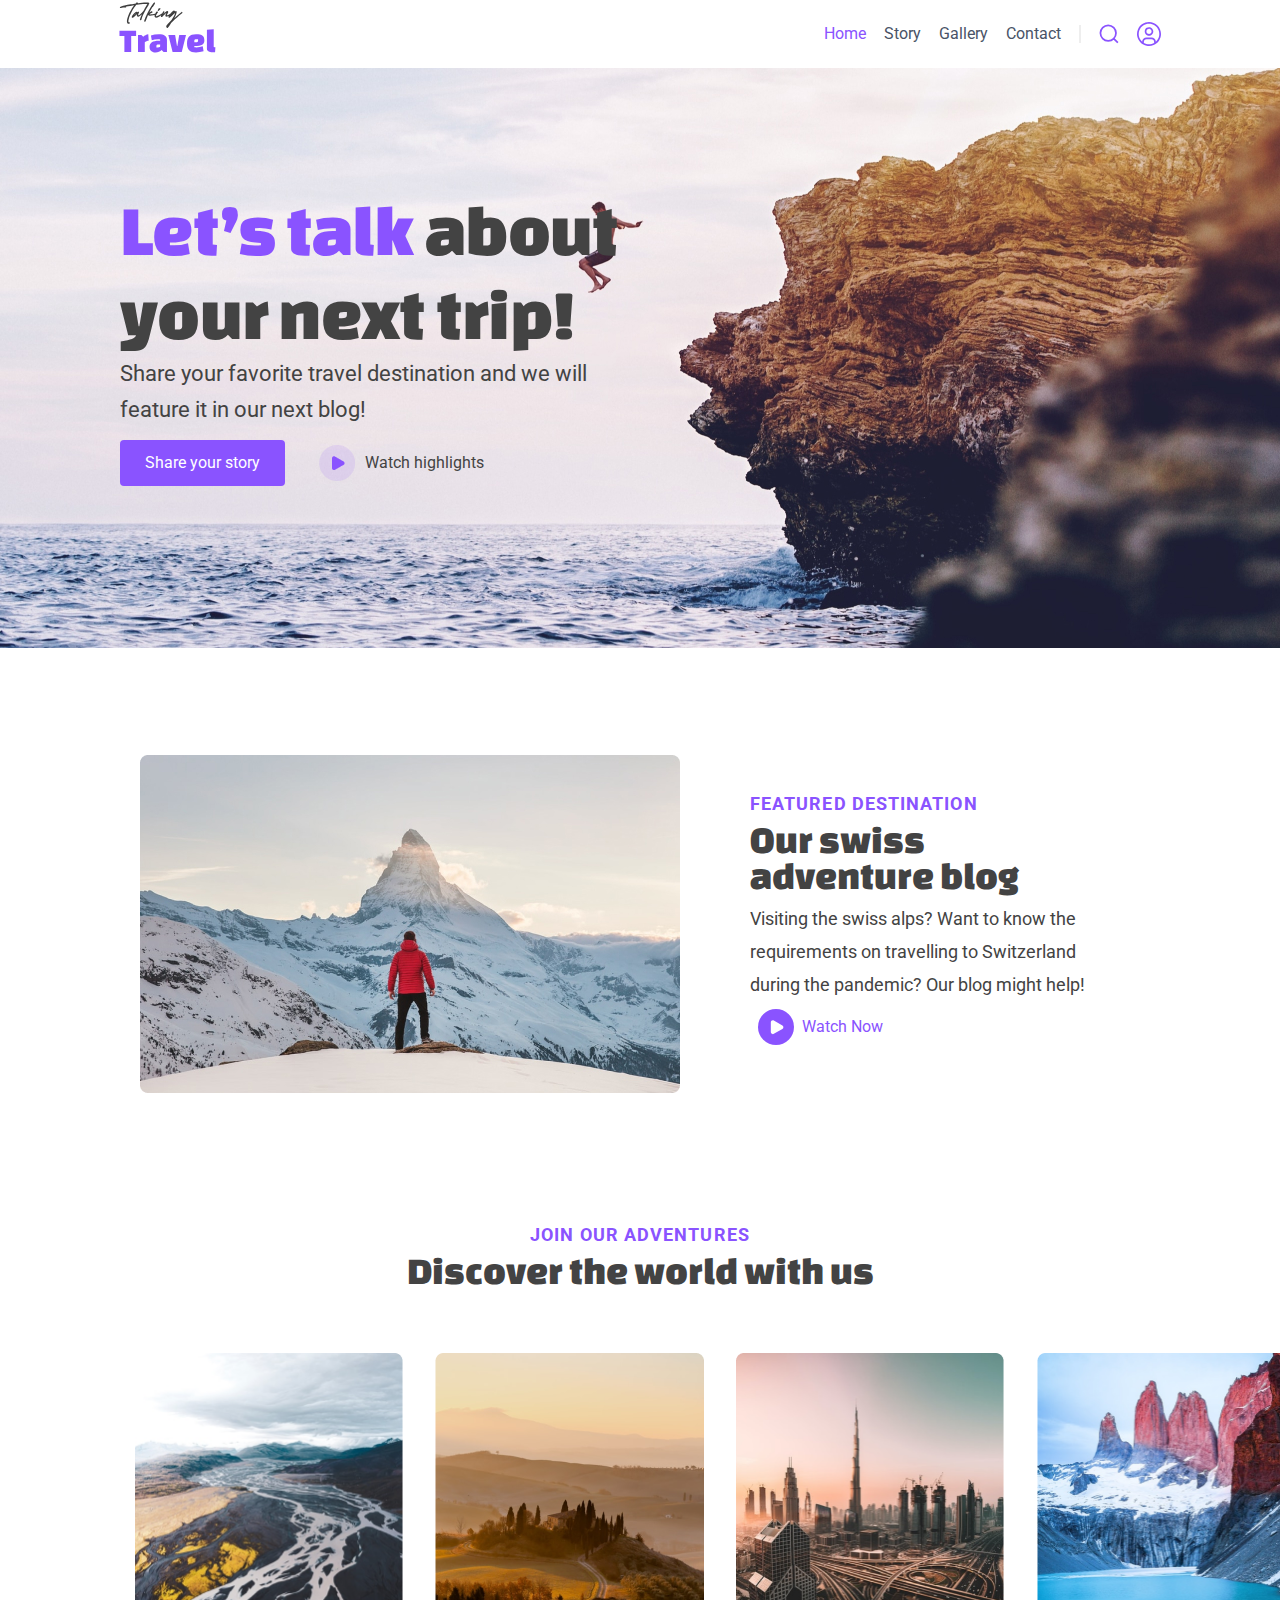
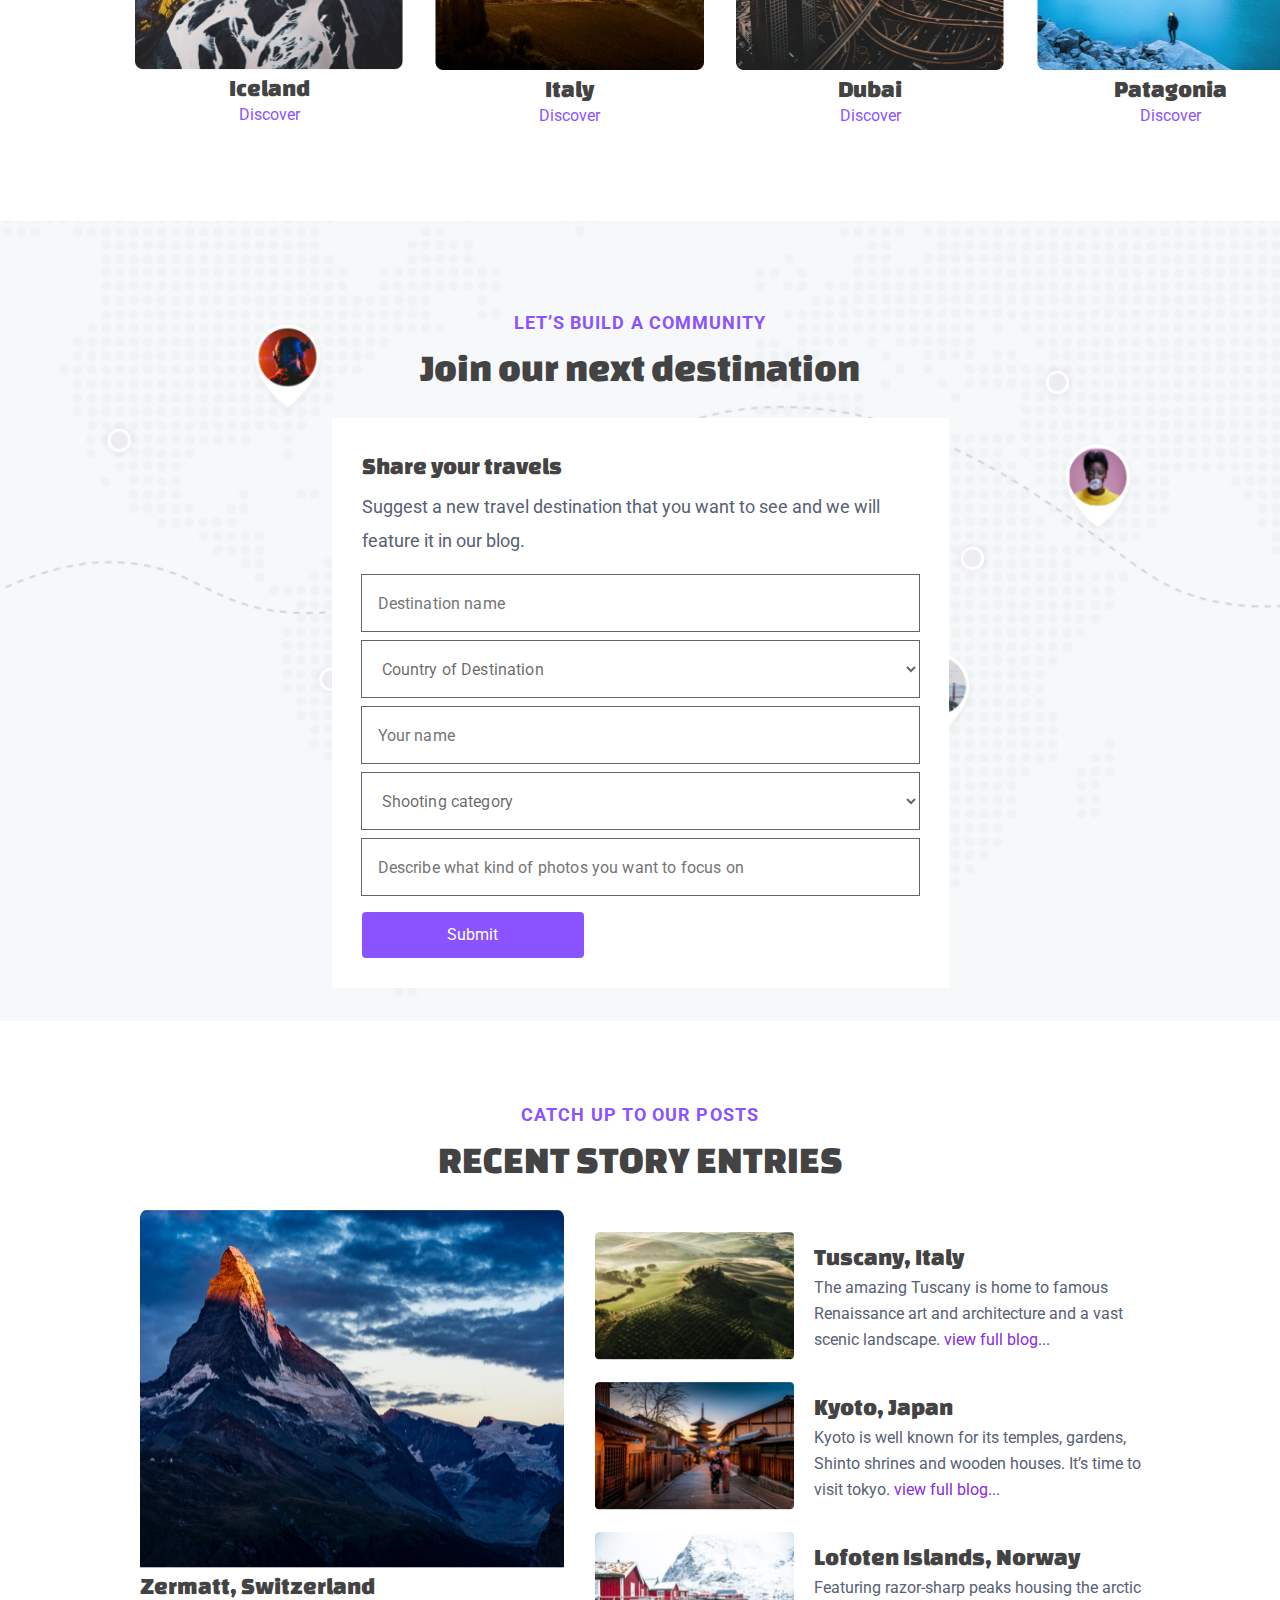
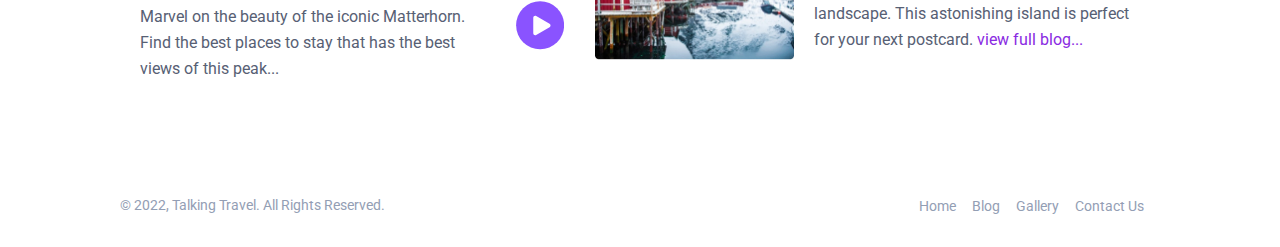
<file: src/index.html>
<!DOCTYPE html>
<html lang="en">
<head>
    <meta charset="UTF-8">
    <meta name="viewport" content="width=device-width, initial-scale=1.0">
    <title>Home</title>
    <link href="styles/base/reset.css" rel="stylesheet">
    <link href="styles/base/header.css" rel="stylesheet">
    <link href="styles/home/hero.css" rel="stylesheet">
    <link href="styles/home/featured.css" rel="stylesheet">
    <link href="styles/home/discover.css" rel="stylesheet">
    <link href="styles/base/share.css" rel="stylesheet">
    <link href="styles/home/recent.css" rel="stylesheet">
    <link href="styles/base/footer.css" rel="stylesheet">
    <link href="https://fonts.googleapis.com/css2?family=Roboto:wght@400;700&display=swap" rel="stylesheet">
    <link href="https://fonts.googleapis.com/css2?family=Changa+One&display=swap" rel="stylesheet">
</head>
<body>
    <header>
            <div class="header_elements_row">
                <a href="layouts/index.html" class="header_logo">
                    <img class="Talking" src="images/base/talking-logo.svg">
                    <img class="Travel" src="images/base/travel-logo.svg">
                </a>
                <div class="header_menu_options_row">
                    <nav class="header_links">
                        <ul > 
                            <li ><a href="index.html" class="selected">Home</a></li>
                            <li ><a href="story.html">Story</a></li>
                            <li ><a href="#">Gallery</a></li>
                            <li ><a href="#">Contact</a></li>
                        </ul>
                    </nav>
                    <div class="seperator "></div>
                    <a href="#"><img class="search" src="images/base/search-icon.svg"></a>
                    <a href="#"><img class="user" src="images/base/user-icon.svg"></a>
                </div>
            </div> 
    </header>
    <main>
        <section class="hero" >
            <div class="hero_content">
                <div class="hero_text">
                    <div class="hero_title">
                        <h1><span class="special">Let’s talk</span> about your next trip!</h1>
                    </div>
                    <div class="hero_description">
                        <p>Share your favorite travel destination and we will feature it in our next blog!</p>
                    </div>
                </div>
                <div class="hero_buttons">
                    <button class="share_btn">
                        Share your story
                    </button>
                    <div class="watch_btn_container">
                        <a href="story.html" class="watch_btn" ></a>
                        <a href="story.html">Watch highlights</a>
                    </div>
                </div>
            </div>
            <div class="hero_img">
                <img src="images/home/hero-bg.jpg" alt="Hero container">
            </div>
        </section>
        <section class="featured" id="featureSection">
            <div class="featured_img_container">
                <div class="feature_img">
                    <img src="images/home/feature_img.jpg" alt="stylesheet">
                </div>
            </div> 
            <div class="featured_destination_container">
                <div class="destination_text">
                    <p><h1>Featured Destination</h1></p>
                    <p><h2>Our swiss adventure blog</h2></p>
                    <p><h3>Visiting the swiss alps? Want to know the requirements on travelling to Switzerland during the pandemic? Our blog might help! </h3></p>
                </div>
                <div class="destination_link">
                    <a href="story.html" class="destination_btn"></a>
                    <a href="story.html">Watch Now</a>
                </div>
            </div>
        </section>
        <section class="discover">
           <div class="discover_header">
                <p><h1>Join our adventures</h1></p>
                <p><h2>Discover the world with us</h2></p>
           </div>
           <div class="discover_cards">
                <div class="frame1">
                    <div class="iceland_card">
                        <img src="images/home/iceland.png" alt="" style="width: 268.5px; height: 317.05px; border-radius: 8px 0px 0px 0px;">
                        <div class="iceland_text">
                            <p><h3>Iceland</h3></p>
                            <p><h4>Discover</h4></p>
                        </div>
                    </div>
                    <div class="italy_card">
                        <img src="images/home/italy.png" alt="">
                        <div class="italy_text">
                            <p><h3>Italy</h3></p>
                            <p><h4>Discover</h4></p>
                        </div>
                    </div>
                </div>
                <div class="frame2">
                    <div class="dubai_card">
                        <img src="images/home/dubai.png" alt="">
                        <div class="dubai_text">
                            <p><h3>Dubai</h3></p>
                            <p><h4>Discover</h4></p>
                        </div>
                    </div> 
                    <div class="patagonia_card">
                        <img src="images/home/patagonia.png" alt="">
                        <div class="patagonia_text">
                            <p><h3>Patagonia</h3></p>
                            <p><h4>Discover</h4></p>
                        </div>
                    </div>           
                </div>
           </div>
        </section>
        <section class="share">
               <div class="share_form">
                    <div class="form_header">
                        <h1>Let’s build a community</h1>
                        <h2>Join our next destination</h2>
                    </div>
                    <div class="form_body">
                        <div class="form_text">
                            <h3>Share your travels</h3>
                            <h4>Suggest a new travel destination that you want to see and we will feature it in our blog.</h4>
                        </div>
                        <div class="form_fields">
                            <input type="text" placeholder="Destination name">
                            <select><option value="" disabled selected>Country of Destination</option></select>
                            <input type="text" placeholder="Your name">
                            <select><option value="" disabled selected>Shooting category</option></select>
                            <input type="text" placeholder="Describe what kind of photos you want to focus on">
                        </div>
                        <button>Submit</button>
                    </div>
               </div>
               <div class="share_img">
                <img src="images/base/share.jpg" alt="Share">
            </div>
         </section>
         <section class="recent">
            <div class="recent_titles">
                <h1>catch up to our posts</h1>
                <h2>Recent story entries</h2>
            </div>
            <div class="story_block">
                <div class="stories_left">
                    <div class="big_story_card">
                        <img src="images/home/big-story-image.jpg" alt="Big Story Image">
                        <div class="big_story_card_body">
                            <div class="big_story_card_text">
                                <h3>Zermatt, Switzerland</h3>
                                <p>Marvel on the beauty of the iconic Matterhorn. Find the best places 
                                    to stay that has the best views of this peak...</p>
                            </div>
                            <button class="big_story_card_play_btn"></button>
                        </div>
                    </div>
                </div>
                <div class="stories_right">
                    <div class="story_card">
                        <img src="images/home/tuscany.jpg" alt="Tuscany image">
                        <div class="story_card_text">
                            <h3>Tuscany, Italy</h3>
                            <p>The amazing Tuscany is home to famous Renaissance art and architecture
                                and a vast scenic landscape. 
                                <a href="#"><span style="color: blueviolet;">view full blog...</span></a></p>
                        </div>
                    </div>
                    <div class="story_card">
                        <img src="images/home/kyoto.jpg" alt="Kyoto image">
                        <div class="story_card_text">
                            <h3>Kyoto, Japan</h3>
                            <p>Kyoto is well known for its temples, gardens, 
                                Shinto shrines and wooden houses. It’s time to visit tokyo. 
                                <a href="#"><span style="color: blueviolet;">view full blog...</span></a></p>
                        </div>
                    </div>
                    <div class="story_card">
                        <img src="images/home/lofoten.jpg" alt="Lofoten image">
                        <div class="story_card_text">
                            <h3>Lofoten Islands, Norway</h3>
                            <p>Featuring razor-sharp peaks housing the arctic landscape. This astonishing 
                                island is perfect for your next postcard. 
                                <a href="#"><span style="color: blueviolet;">view full blog...</span></a></p>
                        </div>
                    </div>
                </div>
            </div>
        </section>
    </main>
    <footer>
        <div class="footer_elements_row">
            <p>© 2022, Talking Travel. All Rights Reserved.</p>
            <div class="footer_menu_options_row">
                <nav class="footer_links">
                    <ul > 
                        <li ><a href="index.html">Home</a></li>
                        <li ><a href="story.html">Blog</a></li>
                        <li ><a href="#">Gallery</a></li>
                        <li ><a href="#">Contact Us</a></li>
                    </ul>
                </nav>
            </div>
        </div> 
    </footer>
</body>
</html>
</file>
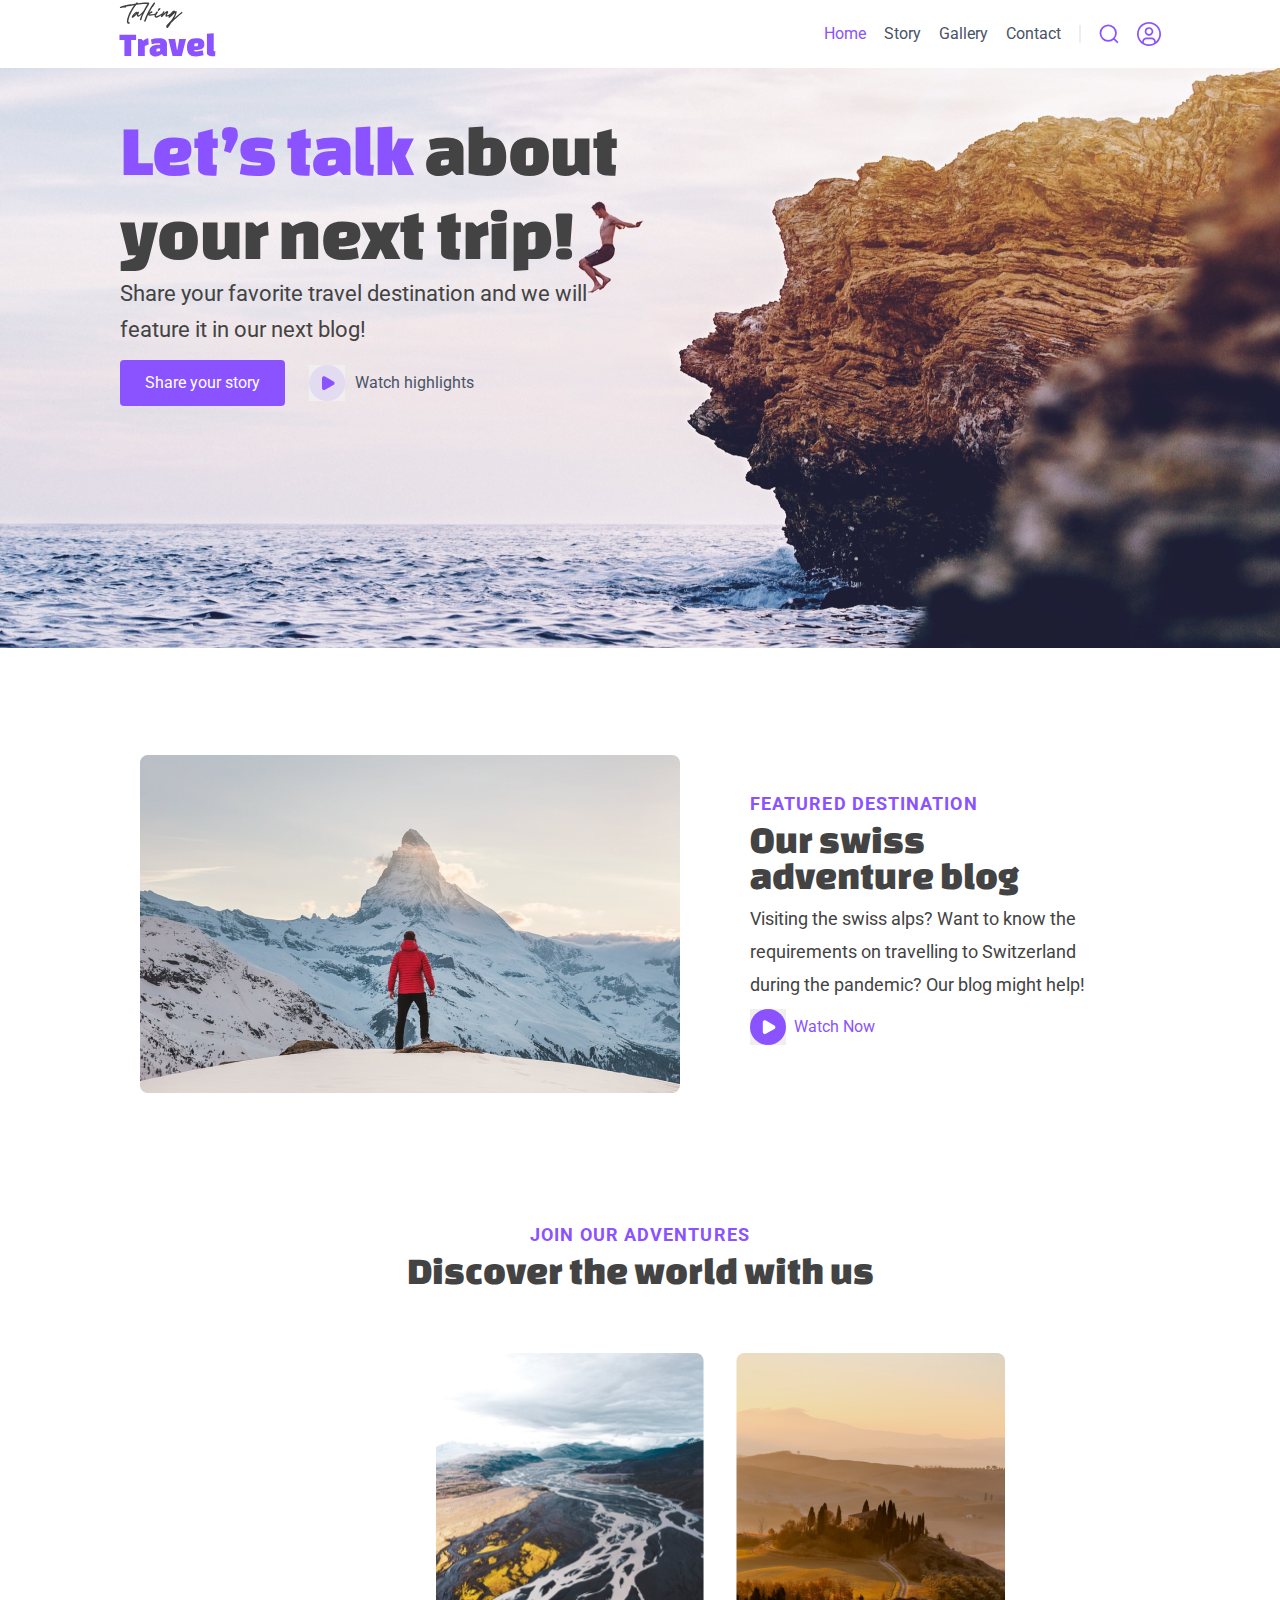
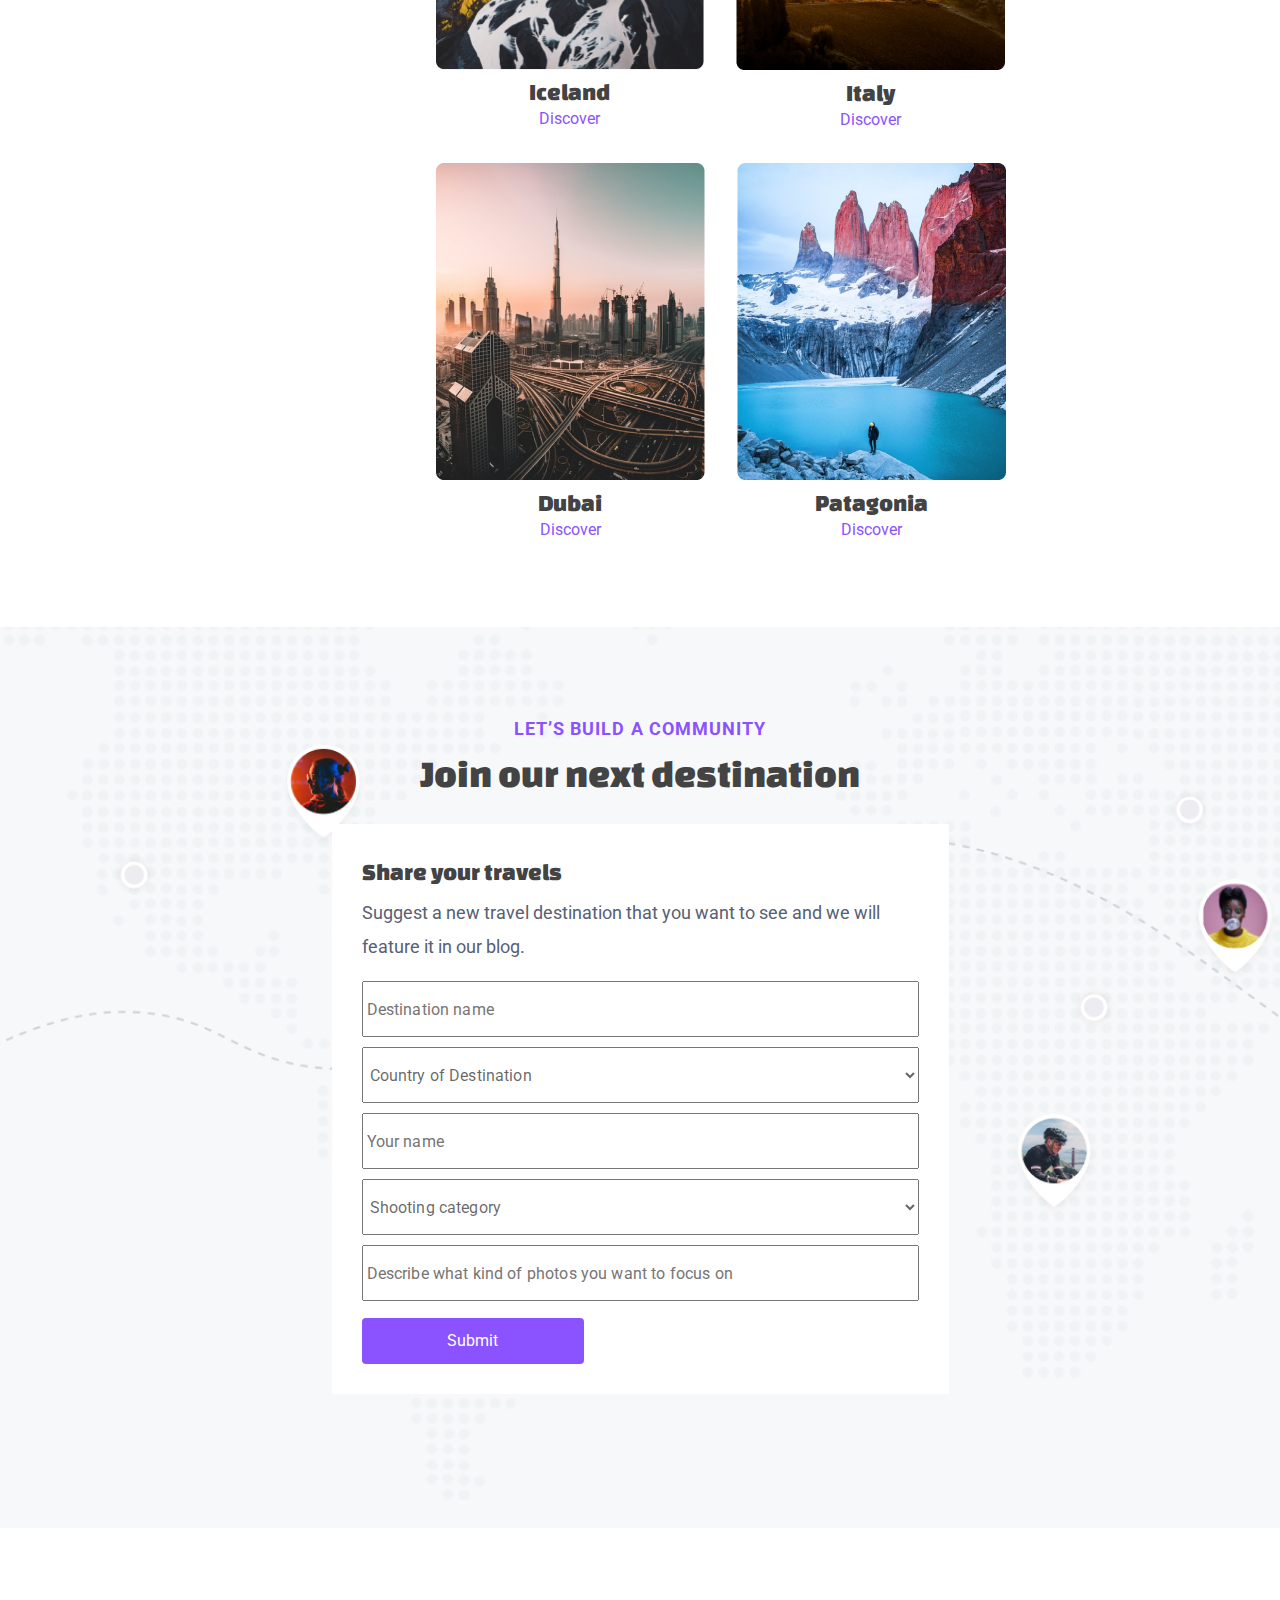
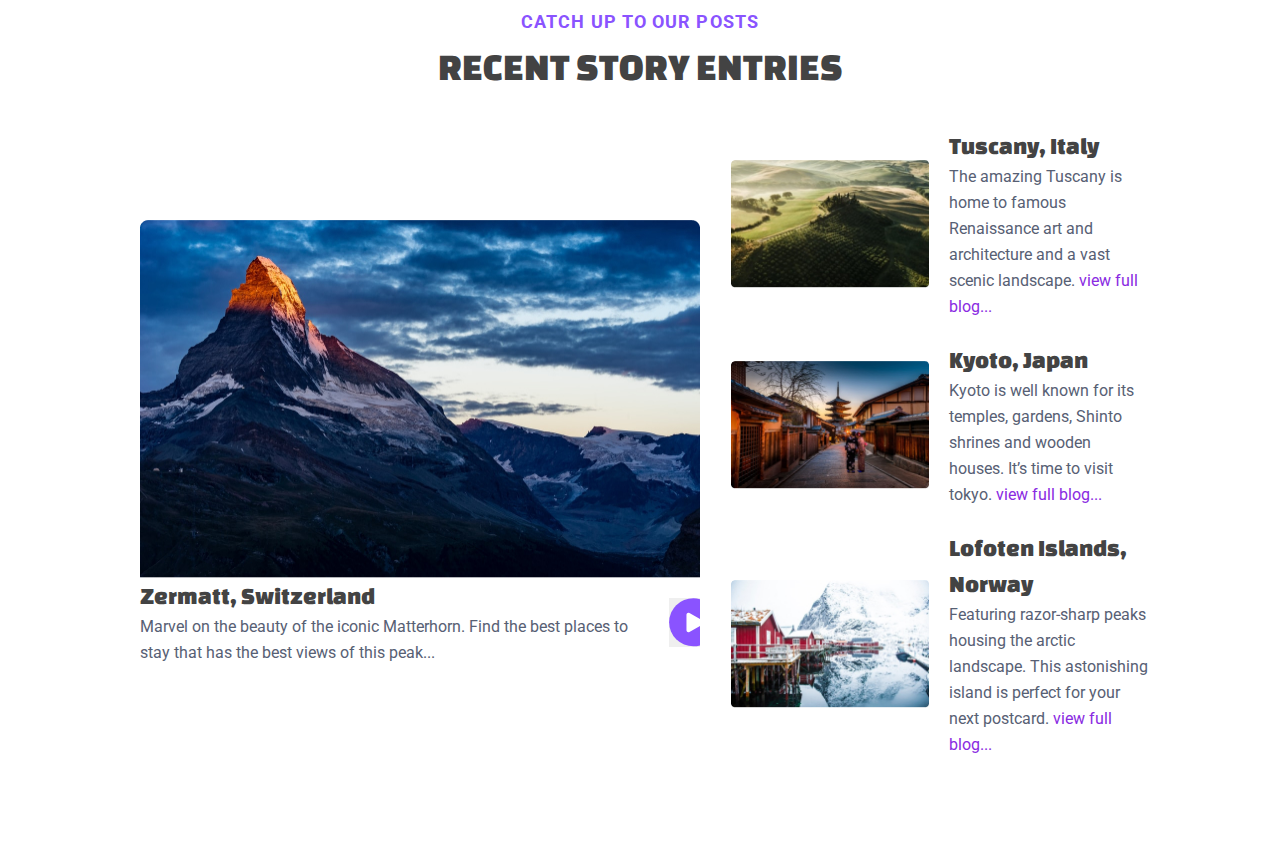
<file: page1/layouts/index.html>
<!DOCTYPE html>
<html lang="en">
<head>
    <meta charset="UTF-8">
    <meta name="viewport" content="width=device-width, initial-scale=1.0">
    <title>Document</title>
    <link href="/page1/styles/header.css" rel="stylesheet">
    <link href="/page1/styles/hero.css" rel="stylesheet">
    <link href="/page1/styles/featured.css" rel="stylesheet">
    <link href="/page1/styles/discover.css" rel="stylesheet">
    <link href="/page1/styles/share.css" rel="stylesheet">
    <link href="/page1/styles/recent.css" rel="stylesheet">
    <link href="https://fonts.googleapis.com/css2?family=Roboto:wght@400;700&display=swap" rel="stylesheet">
    <link href="https://fonts.googleapis.com/css2?family=Changa+One&display=swap" rel="stylesheet">
</head>
<body>
    <header>
            <div class="header_elements_row">
                <div class="header_logo">
                    <img class="Talking" src="/page1/images/Talking.svg">
                    <img class="Travel" src="/page1/images/Travel.svg">
                </div>
                <div class="header_menu_options_row">
                    <nav class="header_links">
                        <ul > 
                            <li ><a href="#" class="selected">Home</a></li>
                            <li ><a href="#">Story</a></li>
                            <li ><a href="#">Gallery</a></li>
                            <li ><a href="#">Contact</a></li>
                        </ul>
                    </nav>
                    <div class="seperator "></div>
                    <img class="search" src="/page1/images/Search.svg">
                    <img class="user" src="/page1/images/User.svg">
                </div>
            </div> 
    </header>
    <main>
        <section class="hero">
            <div class="hero_content">
                <div class="hero_text">
                    <div class="hero_title">
                        <h1><span class="special">Let’s talk</span> about your next trip!</h1>
                    </div>
                    <div class="hero_description">
                        <p>Share your favorite travel destination and we will feature it in our next blog!</p>
                    </div>
                </div>
                <div class="hero_buttons">
                    <button class="share_btn">
                        Share your story
                    </button>
                    <div class="watch_btn_container">
                        <button class="watch_btn"></button>
                        <a>Watch highlights</a>
                    </div>
                </div>
            </div>
            <div class="hero_img">
                <img src="/page1/images/Hero container.jpg" alt="Hero container">
            </div>
        </section>
        <section class="featured">
            <div class="featured_img_container">
                <div class="feature_img">
                    <img src="/page1/images/feature_img.jpg" alt="stylesheet">
                </div>
            </div> 
            <div class="featured_destination_container">
                <div class="destination_text">
                    <p><h1>Featured Destination</h1></p>
                    <p><h2>Our swiss adventure blog</h2></p>
                    <p><h3>Visiting the swiss alps? Want to know the requirements on travelling to Switzerland during the pandemic? Our blog might help! </h3></p>
                </div>
                <div class="destination_link">
                    <button class="destination_btn"></button>
                    <a>Watch Now</a>
                </div>
            </div>
        </section>
        <section class="discover">
           <div class="discover_header">
                <p><h1>Join our adventures</h1></p>
                <p><h2>Discover the world with us</h2></p>
           </div>
           <div class="discover_cards">
                <div class="frame1">
                    <div class="iceland_card">
                        <img src="/page1/images/iseland.png" alt="" style="width: 268.5px; height: 317.05px; border-radius: 8px 0px 0px 0px;">
                        <div class="iceland_text">
                            <p><h3>Iceland</h3></p>
                            <p><h4>Discover</h4></p>
                        </div>
                    </div>
                    <div class="italy_card">
                        <img src="/page1/images/italy.png" alt="">
                        <div class="italy_text">
                            <p><h3>Italy</h3></p>
                            <p><h4>Discover</h4></p>
                        </div>
                    </div>
                </div>
                <div class="frame2">
                    <div class="dubai_card">
                        <img src="/page1/images/dubai.png" alt="">
                        <div class="dubai_text">
                            <p><h3>Dubai</h3></p>
                            <p><h4>Discover</h4></p>
                        </div>
                    </div> 
                    <div class="patagonia_card">
                        <img src="/page1/images/patagonia.png" alt="">
                        <div class="patagonia_text">
                            <p><h3>Patagonia</h3></p>
                            <p><h4>Discover</h4></p>
                        </div>
                    </div>           
                </div>
           </div>
        </section>
        <section class="share">
               <div class="share_form">
                    <div class="form_header">
                        <h1>Let’s build a community</h1>
                        <h2>Join our next destination</h2>
                    </div>
                    <div class="form_body">
                        <div class="form_text">
                            <h3>Share your travels</h3>
                            <h4>Suggest a new travel destination that you want to see and we will feature it in our blog.</h4>
                        </div>
                        <div class="form_fields">
                            <input type="text" placeholder="Destination name">
                            <select><option value="" disabled selected>Country of Destination</option></select>
                            <input type="text" placeholder="Your name">
                            <select><option value="" disabled selected>Shooting category</option></select>
                            <input type="text" placeholder="Describe what kind of photos you want to focus on">
                        </div>
                        <button>Submit</button>
                    </div>
               </div>
               <div class="share_img">
                <img src="/page1/images/Share.jpg" alt="Share">
            </div>
         </section>
         <section class="recent">
            <div class="recent_titles">
                <h1>catch up to our posts</h1>
                <h2>Recent story entries</h2>
            </div>
            <div class="story_block">
                <div class="stories_left">
                    <div class="big_story_card">
                        <img src="/page1/images/Big Story Image.jpg" alt="Big Story Image">
                        <div class="big_story_card_body">
                            <div class="big_story_card_text">
                                <h3>Zermatt, Switzerland</h3>
                                <p>Marvel on the beauty of the iconic Matterhorn. Find the best places 
                                    to stay that has the best views of this peak...</p>
                            </div>
                            <button class="big_story_card_play_btn"></button>
                        </div>
                    </div>
                </div>
                <div class="stories_right">
                    <div class="story_card">
                        <img src="/page1/images/Tuscany.jpg" alt="Tiscany image">
                        <div class="story_card_text">
                            <h3>Tuscany, Italy</h3>
                            <p>The amazing Tuscany is home to famous Renaissance art and architecture
                                and a vast scenic landscape. 
                                <a href="#"><span style="color: blueviolet;">view full blog...</span></a></p>
                        </div>
                    </div>
                    <div class="story_card">
                        <img src="/page1/images/Kyoto.jpg" alt="Kyoto image">
                        <div class="story_card_text">
                            <h3>Kyoto, Japan</h3>
                            <p>Kyoto is well known for its temples, gardens, 
                                Shinto shrines and wooden houses. It’s time to visit tokyo. 
                                <a href="#"><span style="color: blueviolet;">view full blog...</span></a></p>
                        </div>
                    </div>
                    <div class="story_card">
                        <img src="/page1/images/Lofoten.jpg" alt="Lofoten image">
                        <div class="story_card_text">
                            <h3>Lofoten Islands, Norway</h3>
                            <p>Featuring razor-sharp peaks housing the arctic landscape. This astonishing 
                                island is perfect for your next postcard. 
                                <a href="#"><span style="color: blueviolet;">view full blog...</span></a></p>
                        </div>
                    </div>
                </div>
            </div>
        </section>
    </main>
</body>
</html>
</file>
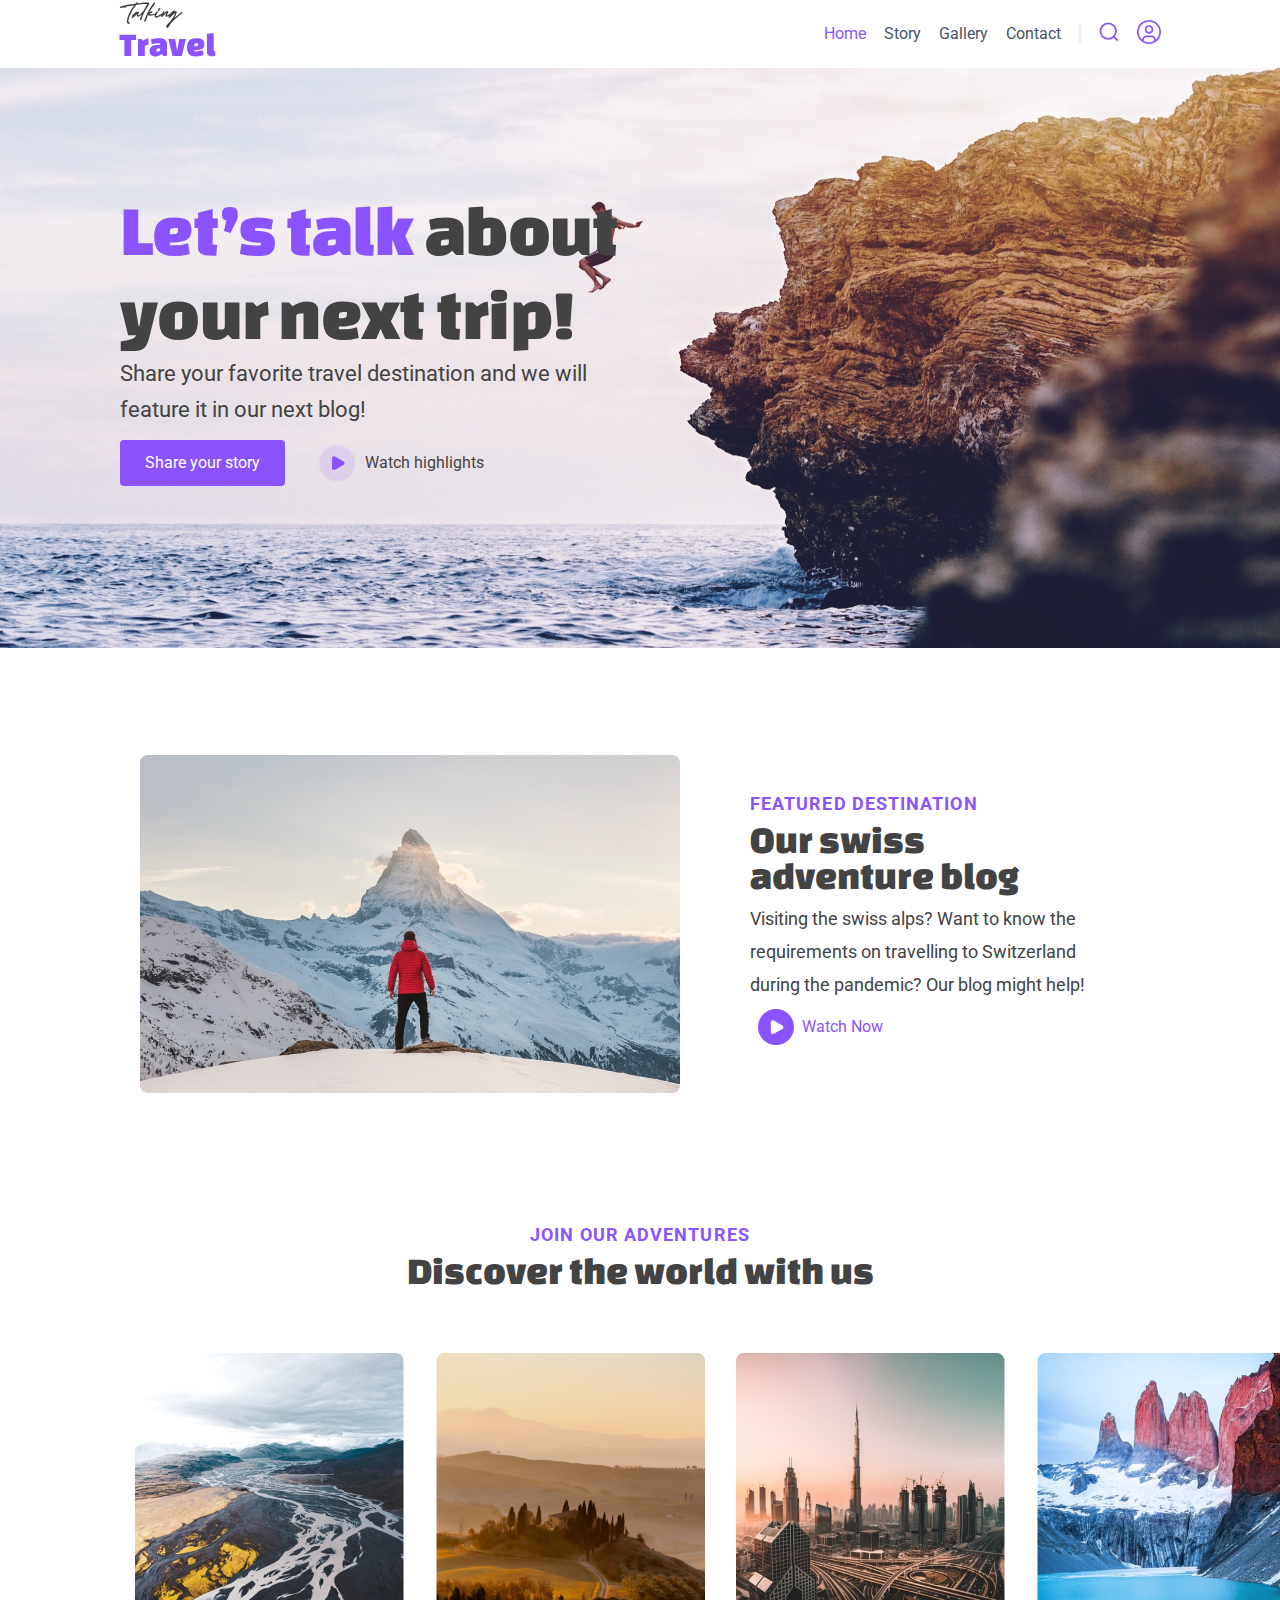
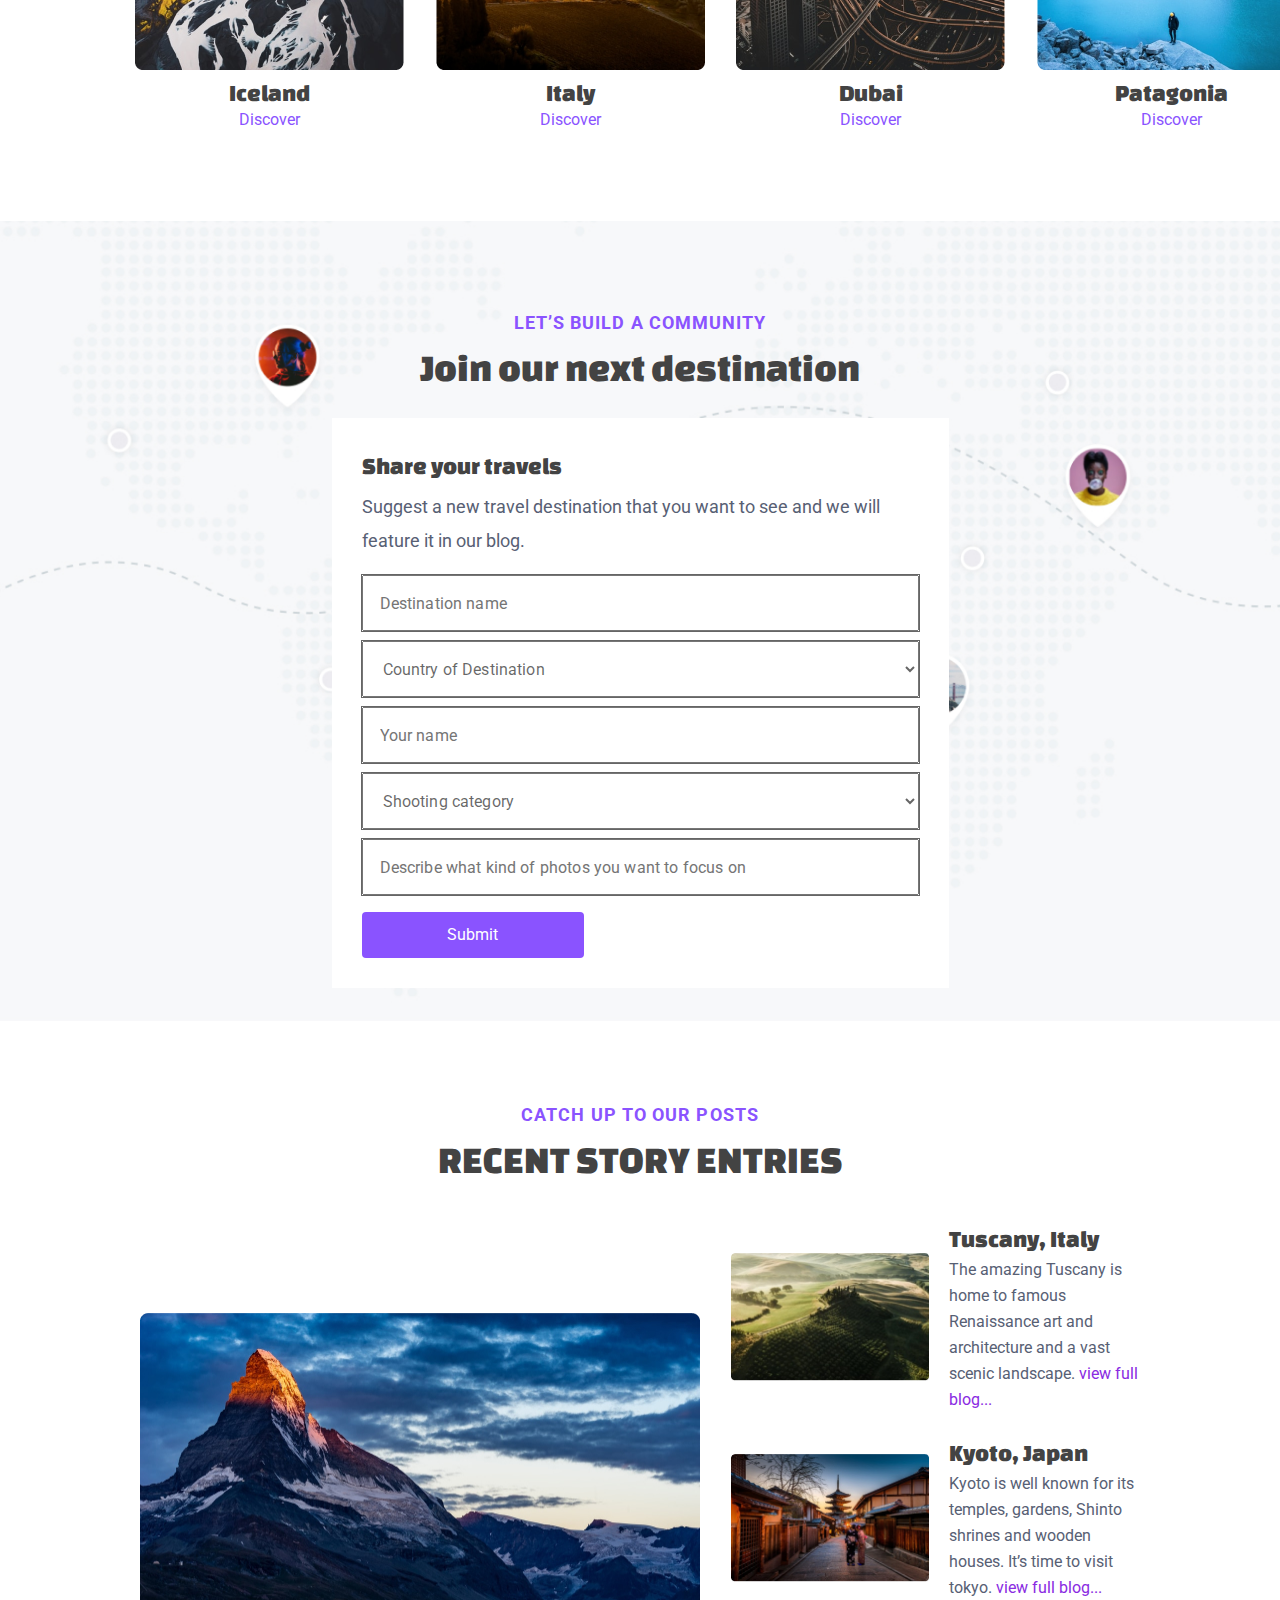
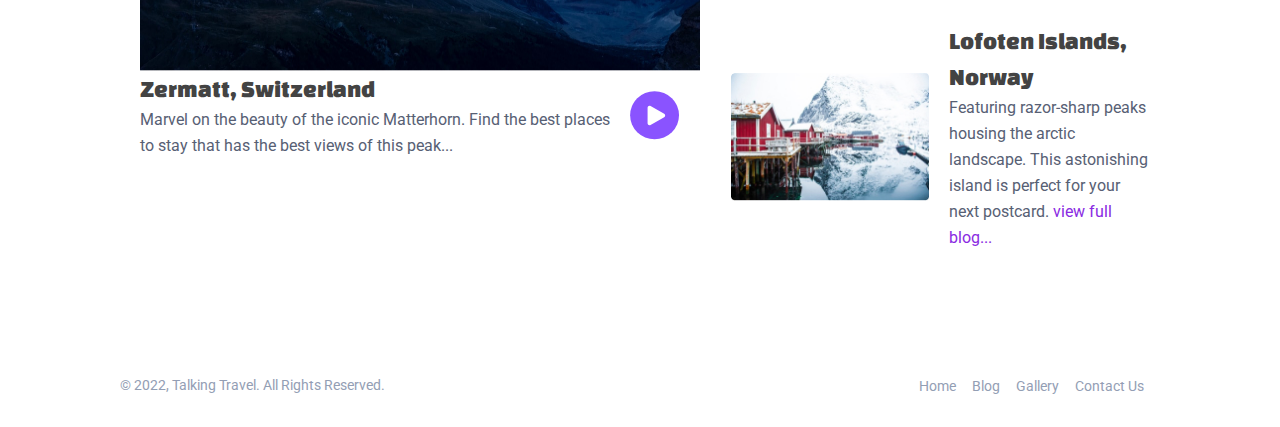
<file: src/layouts/index.html>
<!DOCTYPE html>
<html lang="en">
<head>
    <meta charset="UTF-8">
    <meta name="viewport" content="width=device-width, initial-scale=1.0">
    <title>Home</title>
    <link href="../styles/base/reset.css" rel="../stylesheet">
    <link href="../styles/base/header.css" rel="stylesheet">
    <link href="../styles/home/hero.css" rel="stylesheet">
    <link href="../styles/home/featured.css" rel="stylesheet">
    <link href="../styles/home/discover.css" rel="stylesheet">
    <link href="../styles/base/share.css" rel="stylesheet">
    <link href="../styles/home/recent.css" rel="stylesheet">
    <link href="../styles/base/footer.css" rel="stylesheet">
    <link href="https://fonts.googleapis.com/css2?family=Roboto:wght@400;700&display=swap" rel="stylesheet">
    <link href="https://fonts.googleapis.com/css2?family=Changa+One&display=swap" rel="stylesheet">
</head>
<body>
    <header>
            <div class="header_elements_row">
                <a href="index.html" class="header_logo">
                    <img class="Talking" src="../images/base/talking-logo.svg">
                    <img class="Travel" src="../images/base/travel-logo.svg">
                </a>
                <div class="header_menu_options_row">
                    <nav class="header_links">
                        <ul > 
                            <li ><a href="index.html" class="selected">Home</a></li>
                            <li ><a href="story.html">Story</a></li>
                            <li ><a href="#">Gallery</a></li>
                            <li ><a href="#">Contact</a></li>
                        </ul>
                    </nav>
                    <div class="seperator "></div>
                    <a href="#"><img class="search" src="../images/base/search-icon.svg"></a>
                    <a href="#"><img class="user" src="../images/base/user-icon.svg"></a>
                </div>
            </div> 
    </header>
    <main>
        <section class="hero" >
            <div class="hero_content">
                <div class="hero_text">
                    <div class="hero_title">
                        <h1><span class="special">Let’s talk</span> about your next trip!</h1>
                    </div>
                    <div class="hero_description">
                        <p>Share your favorite travel destination and we will feature it in our next blog!</p>
                    </div>
                </div>
                <div class="hero_buttons">
                    <button class="share_btn">
                        Share your story
                    </button>
                    <div class="watch_btn_container">
                        <a href="story.html" class="watch_btn" ></a>
                        <a href="story.html">Watch highlights</a>
                    </div>
                </div>
            </div>
            <div class="hero_img">
                <img src="../images/home/hero-bg.jpg" alt="Hero container">
            </div>
        </section>
        <section class="featured" id="featureSection">
            <div class="featured_img_container">
                <div class="feature_img">
                    <img src="../images/home/feature_img.jpg" alt="stylesheet">
                </div>
            </div> 
            <div class="featured_destination_container">
                <div class="destination_text">
                    <p><h1>Featured Destination</h1></p>
                    <p><h2>Our swiss adventure blog</h2></p>
                    <p><h3>Visiting the swiss alps? Want to know the requirements on travelling to Switzerland during the pandemic? Our blog might help! </h3></p>
                </div>
                <div class="destination_link">
                    <a href="story.html" class="destination_btn"></a>
                    <a href="story.html">Watch Now</a>
                </div>
            </div>
        </section>
        <section class="discover">
           <div class="discover_header">
                <p><h1>Join our adventures</h1></p>
                <p><h2>Discover the world with us</h2></p>
           </div>
           <div class="discover_cards">
                <div class="frame1">
                    <div class="iceland_card">
                        <img src="../images/home/iceland.png" alt="">
                        <div class="iceland_text">
                            <p><h3>Iceland</h3></p>
                            <p><h4>Discover</h4></p>
                        </div>
                    </div>
                    <div class="italy_card">
                        <img src="../images/home/italy.png" alt="">
                        <div class="italy_text">
                            <p><h3>Italy</h3></p>
                            <p><h4>Discover</h4></p>
                        </div>
                    </div>
                </div>
                <div class="frame2">
                    <div class="dubai_card">
                        <img src="../images/home/dubai.png" alt="">
                        <div class="dubai_text">
                            <p><h3>Dubai</h3></p>
                            <p><h4>Discover</h4></p>
                        </div>
                    </div> 
                    <div class="patagonia_card">
                        <img src="../images/home/patagonia.png" alt="">
                        <div class="patagonia_text">
                            <p><h3>Patagonia</h3></p>
                            <p><h4>Discover</h4></p>
                        </div>
                    </div>           
                </div>
           </div>
        </section>
        <section class="share">
               <div class="share_form">
                    <div class="form_header">
                        <h1>Let’s build a community</h1>
                        <h2>Join our next destination</h2>
                    </div>
                    <div class="form_body">
                        <div class="form_text">
                            <h3>Share your travels</h3>
                            <h4>Suggest a new travel destination that you want to see and we will feature it in our blog.</h4>
                        </div>
                        <div class="form_fields">
                            <input type="text" placeholder="Destination name">
                            <select><option value="" disabled selected>Country of Destination</option></select>
                            <input type="text" placeholder="Your name">
                            <select><option value="" disabled selected>Shooting category</option></select>
                            <input type="text" placeholder="Describe what kind of photos you want to focus on">
                        </div>
                        <button>Submit</button>
                    </div>
               </div>
               <div class="share_img">
                <img src="../images/base/share.jpg" alt="Share">
            </div>
         </section>
         <section class="recent">
            <div class="recent_titles">
                <h1>catch up to our posts</h1>
                <h2>Recent story entries</h2>
            </div>
            <div class="story_block">
                <div class="stories_left">
                    <div class="big_story_card">
                        <img src="../images/home/big-story-image.jpg" alt="Big Story Image">
                        <div class="big_story_card_body">
                            <div class="big_story_card_text">
                                <h3>Zermatt, Switzerland</h3>
                                <p>Marvel on the beauty of the iconic Matterhorn. Find the best places 
                                    to stay that has the best views of this peak...</p>
                            </div>
                            <button class="big_story_card_play_btn"></button>
                        </div>
                    </div>
                </div>
                <div class="stories_right">
                    <div class="story_card">
                        <img src="../images/home/tuscany.jpg" alt="Tuscany image">
                        <div class="story_card_text">
                            <h3>Tuscany, Italy</h3>
                            <p>The amazing Tuscany is home to famous Renaissance art and architecture
                                and a vast scenic landscape. 
                                <a href="#"><span >view full blog...</span></a></p>
                        </div>
                    </div>
                    <div class="story_card">
                        <img src="../images/home/kyoto.jpg" alt="Kyoto image">
                        <div class="story_card_text">
                            <h3>Kyoto, Japan</h3>
                            <p>Kyoto is well known for its temples, gardens, 
                                Shinto shrines and wooden houses. It’s time to visit tokyo. 
                                <a href="#"><span >view full blog...</span></a></p>
                        </div>
                    </div>
                    <div class="story_card">
                        <img src="../images/home/lofoten.jpg" alt="Lofoten image">
                        <div class="story_card_text">
                            <h3>Lofoten Islands, Norway</h3>
                            <p>Featuring razor-sharp peaks housing the arctic landscape. This astonishing 
                                island is perfect for your next postcard. 
                                <a href="#"><span >view full blog...</span></a></p>
                        </div>
                    </div>
                </div>
            </div>
        </section>
    </main>
    <footer>
        <div class="footer_elements_row">
            <p>© 2022, Talking Travel. All Rights Reserved.</p>
            <div class="footer_menu_options_row">
                <nav class="footer_links">
                    <ul > 
                        <li ><a href="index.html">Home</a></li>
                        <li ><a href="story.html">Blog</a></li>
                        <li ><a href="#">Gallery</a></li>
                        <li ><a href="#">Contact Us</a></li>
                    </ul>
                </nav>
            </div>
        </div> 
    </footer>
</body>
</html>
</file>
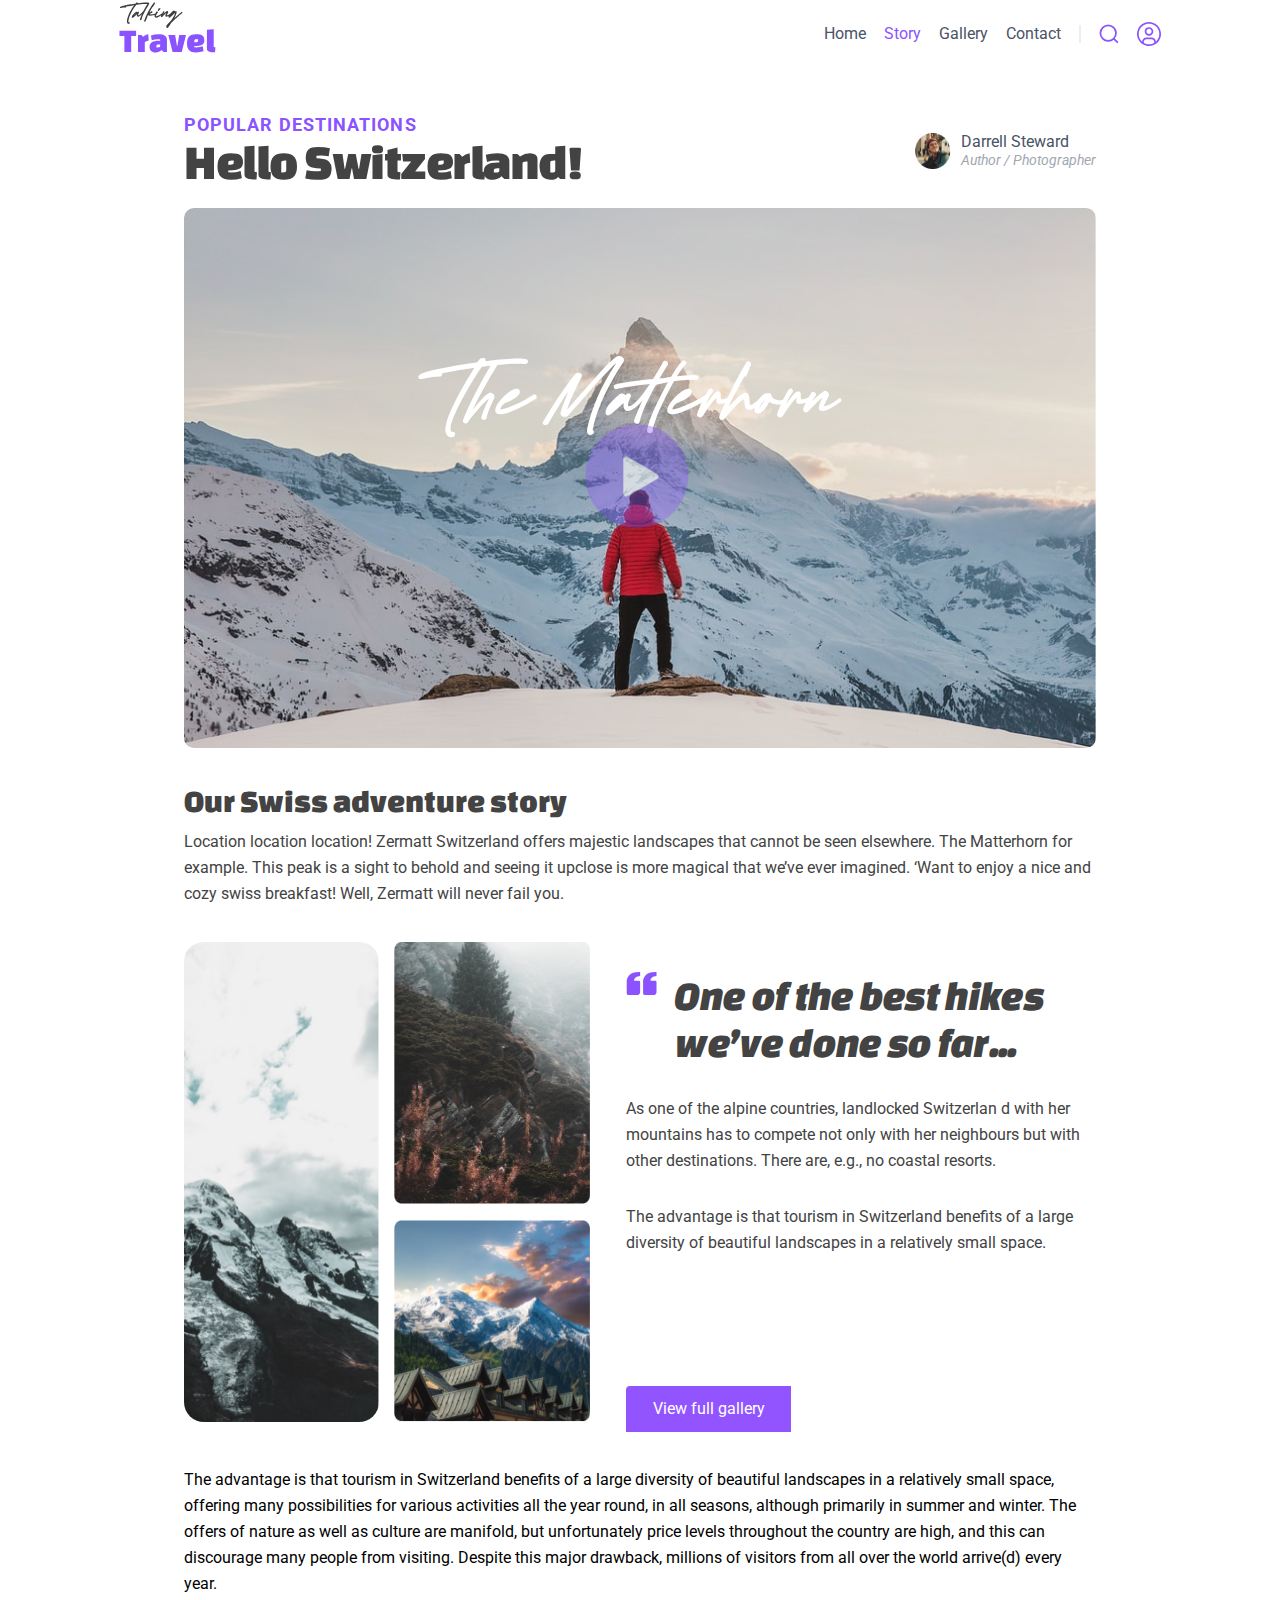
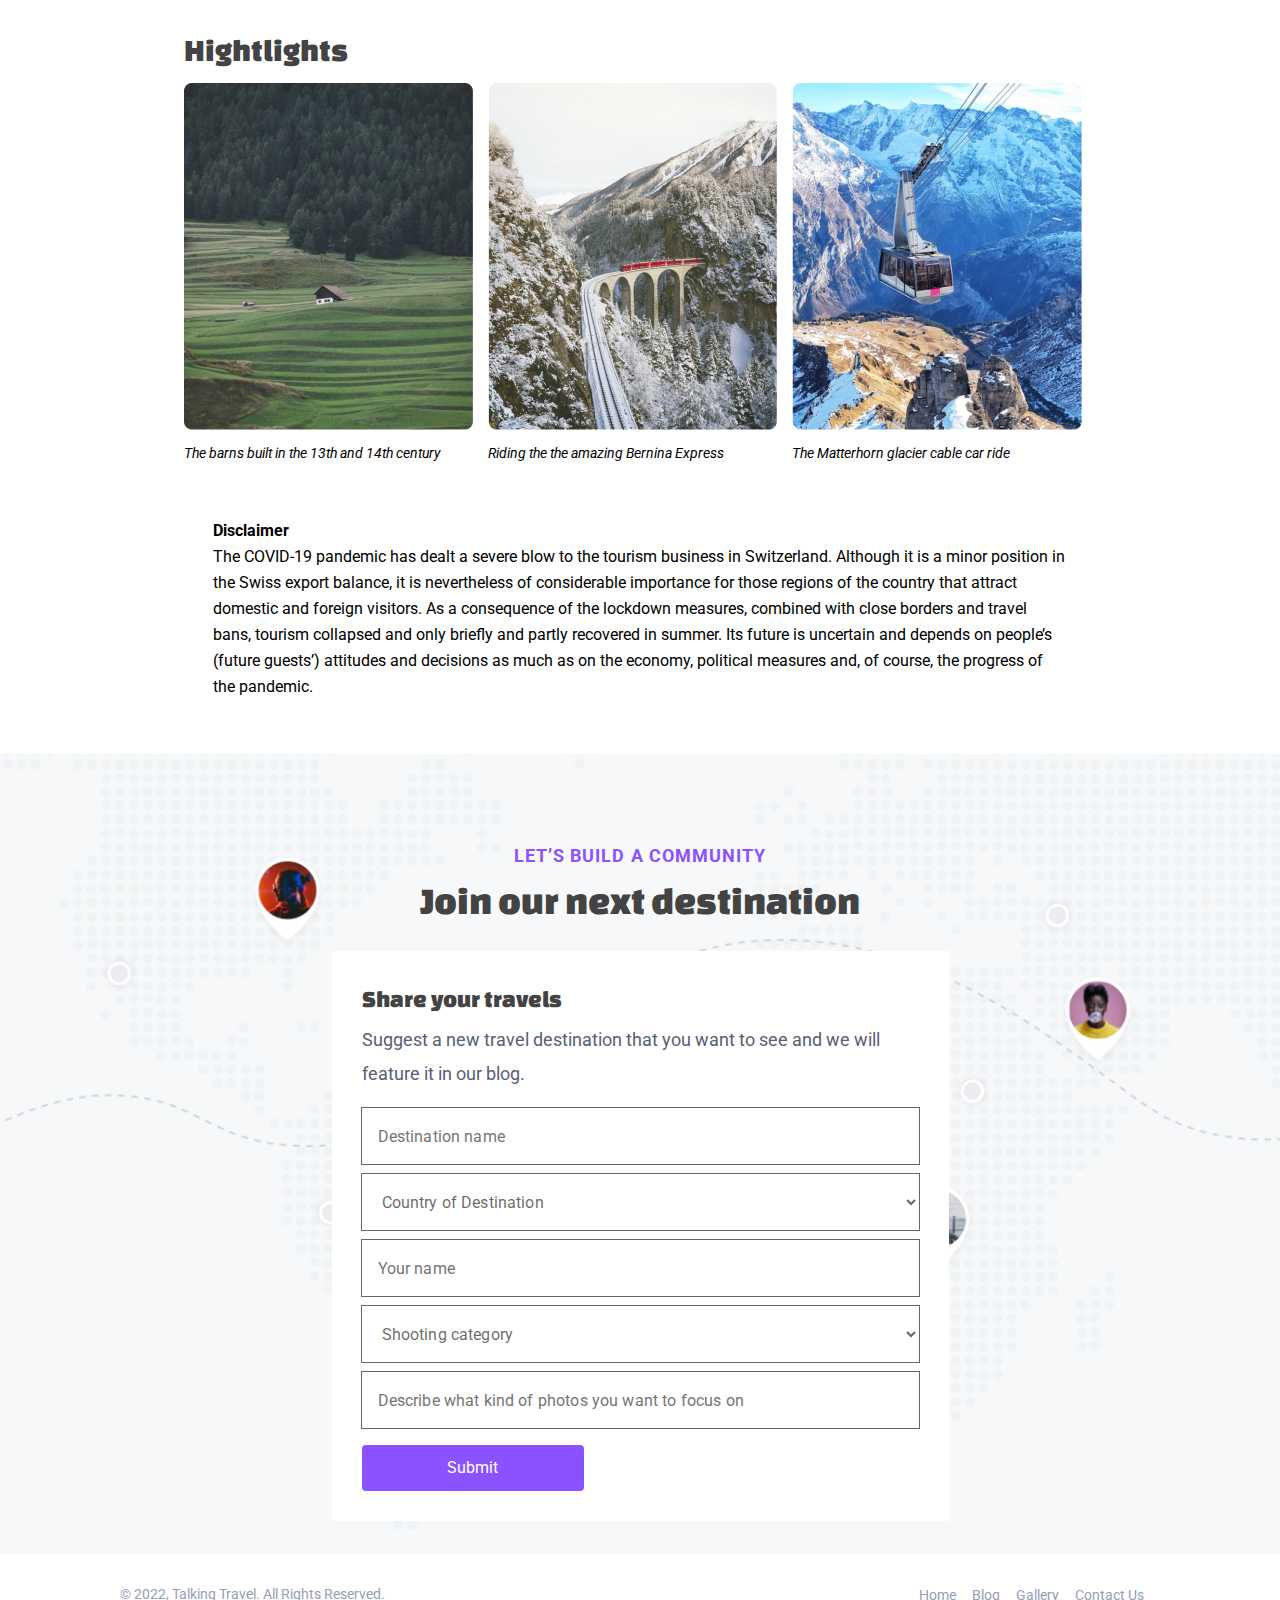
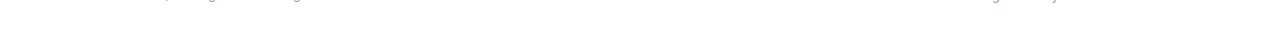
<file: src/story.html>
<!DOCTYPE html>
<html lang="en">
<head>
    <meta charset="UTF-8">
    <meta name="viewport" content="width=device-width, initial-scale=1.0">
    <title>Story</title>
    <link href="styles/base/reset.css" rel="stylesheet">
    <link href="styles/base/fonts.css" rel="stylesheet">
    <link href="styles/base/header.css" rel="stylesheet">
    <link href="styles/story/article&clincher.css" rel="stylesheet">
    <link href="styles/story/callout&conclusion.css" rel="stylesheet">
    <link href="styles/story/hightlights.css" rel="stylesheet">
    <link href="styles/base/share.css" rel="stylesheet">
    <link href="styles/base/footer.css" rel="stylesheet">
    <link href="https://fonts.googleapis.com/css2?family=Roboto:wght@400;700&display=swap" rel="stylesheet">
    <link href="https://fonts.googleapis.com/css2?family=Changa+One&display=swap" rel="stylesheet">
</head>
<body>
    <header>
            <div class="header_elements_row">
                <a href="index.html" class="header_logo">
                    <img class="Talking" src="images/base/talking-logo.svg">
                    <img class="Travel" src="images/base/travel-logo.svg">
                </a>
                <div class="header_menu_options_row">
                    <nav class="header_links">
                        <ul > 
                            <li ><a href="index.html" >Home</a></li>
                            <li ><a href="story.html" class="selected" >Story</a></li>
                            <li ><a href="#">Gallery</a></li>
                            <li ><a href="#">Contact</a></li>
                        </ul>
                    </nav>
                    <div class="seperator "></div>
                    <a href="#"><img class="search" src="images/base/search-icon.svg"></a>
                    <a href="#"><img class="user" src="images/base/user-icon.svg"></a>
                </div>
            </div> 
    </header>
    <main>
        <section class = "blog">
            <div class="article">
                <div class="article_header">
                    <div class="article_title">
                        <h1>popular destinations</h1>
                        <h2>Hello Switzerland!</h2>
                    </div>
                    <div class="article_autor">
                        <img src="images/story/avatar.jpg" alt="Avatar">
                        <div class="autor_text">
                            <h3>Darrell Steward</h3>
                            <h4>Author / Photographer</h4>
                        </div>
                    </div>
                </div>
                <div class="article_video">
                    <img src="images/story/article-hero-image.jpg" alt="" >
                    <p class="matterhorn_text">The Matterhorn</p>
                    <div class="play-button">
                        <img src="images/story/play-button.png" alt="Play Video">
                    </div>
                </div>
            </div>
            </div>
            <div class="clincher">
                <h3>Our Swiss adventure story</h3>
                <p>Location location location! Zermatt Switzerland offers majestic landscapes that 
                    cannot be seen elsewhere. The Matterhorn for example. This peak is a sight to 
                    behold and seeing it upclose is more magical that we’ve ever imagined. ‘Want to 
                    enjoy a nice and cozy swiss breakfast! Well, Zermatt will never fail you.</p>
            </div>
            <div class="callout">
                <div class="callout_images">
                    <div class="callout_images_left">
                        <img src="images/story/collout-images-left.jpg" alt="">
                    </div>
                    <div class="callout_images_right">
                        <div class="callout_images_right_up">
                            <img src="images/story/collout-images-right-up.jpg" alt="">
                        </div>
                        <div class="callout_images_right_down">
                            <img src="images/story/collout-images-right-down.jpg" alt="">
                        </div>
                    </div>
                </div>
                <div class="callout_copywriting">
                    <div class="callout_copywriting_title">
                        <div class="callout_title_logo">
                            <img src="images/story/callout-title-logo.svg" alt="Callout title logo">
                        </div>
                        <div class="callout_title_text">
                            <h2>One of the best hikes we’ve done so far...</h2>
                        </div>
                    </div>
                    <div class="callout_copywriting_text">
                        <p>As one of the alpine countries, landlocked Switzerlan
                            d with her mountains has to compete not only with her
                             neighbours but with other destinations. There are, e.g., no 
                             coastal resorts. </p>

                        <p>The advantage is that tourism in Switzerland benefits 
                            of a large diversity of beautiful landscapes in a 
                            relatively small space.</p>
                    </div>
                    <button>View full gallery</button>
                </div>
                
            </div>
            <div class="conclusion">
                <p>The advantage is that tourism in Switzerland benefits of a large diversity of beautiful landscapes 
                    in a relatively small space, offering many possibilities for various activities all the year round, 
                    in all seasons, although primarily in summer and winter. The offers of nature as well as culture are 
                    manifold, but unfortunately price levels throughout the country are high, and this can discourage 
                    many people from visiting. Despite this major drawback, millions of visitors from all over the world 
                    arrive(d) every year.</p>
            </div>
            <div class="highlights_section">
                <div class="highlights_title">
                    <h2>Hightlights</h2>
                </div>
                <div class="highlights_row">
                    <div class="highlights_card">
                        <img src="images/story/highlight-card1.jpg" alt="highlight card 1">
                        <p>The barns built in the 13th and 14th century</p>
                    </div>
                    <div class="highlights_card">
                        <img src="images/story/highlight-card2.jpg" alt="highlight card 2">
                        <p>Riding the the amazing Bernina Express</p>
                    </div>
                    <div class="highlights_card">
                        <img src="images/story/highlight-card3.jpg" alt="highlight card 3">
                        <p>The Matterhorn glacier cable car ride</p>
                    </div>
                </div>
            </div>
            <div class="disclaimer">
                <p><b>Disclaimer</b></p>
                <p>The COVID-19 pandemic has dealt a severe blow to the tourism business in Switzerland. Although it is a minor 
                    position in the Swiss export balance, it is nevertheless of considerable importance for those regions of the 
                    country that attract domestic and foreign visitors. As a consequence of the lockdown measures, combined with 
                    close borders and travel bans, tourism collapsed and only briefly and partly recovered in summer. Its future 
                    is uncertain and depends on people’s (future guests’) attitudes and decisions as much as on the economy, political 
                    measures and, of course, the progress of the pandemic.</p>
            </div>
        </section>
        <section class="share">
               <div class="share_form">
                    <div class="form_header">
                        <h1>Let’s build a community</h1>
                        <h2>Join our next destination</h2>
                    </div>
                    <div class="form_body">
                        <div class="form_text">
                            <h3>Share your travels</h3>
                            <h4>Suggest a new travel destination that you want to see and we will feature it in our blog.</h4>
                        </div>
                        <div class="form_fields">
                            <input type="text" placeholder="Destination name">
                            <select><option value="" disabled selected>Country of Destination</option></select>
                            <input type="text" placeholder="Your name">
                            <select><option value="" disabled selected>Shooting category</option></select>
                            <input type="text" placeholder="Describe what kind of photos you want to focus on">
                        </div>
                        <button>Submit</button>
                    </div>
               </div>
               <div class="share_img">
                <img src="images/base/share.jpg" alt="Share">
            </div>
         </section>
    </main>
    <footer>
        <div class="footer_elements_row">
            <p>© 2022, Talking Travel. All Rights Reserved.</p>
            <div class="footer_menu_options_row">
                <nav class="footer_links">
                    <ul > 
                        <li ><a href="index.html">Home</a></li>
                        <li ><a href="story.html">Blog</a></li>
                        <li ><a href="#">Gallery</a></li>
                        <li ><a href="#">Contact Us</a></li>
                    </ul>
                </nav>
            </div>
        </div> 
    </footer>
</body>
</html>
</file>
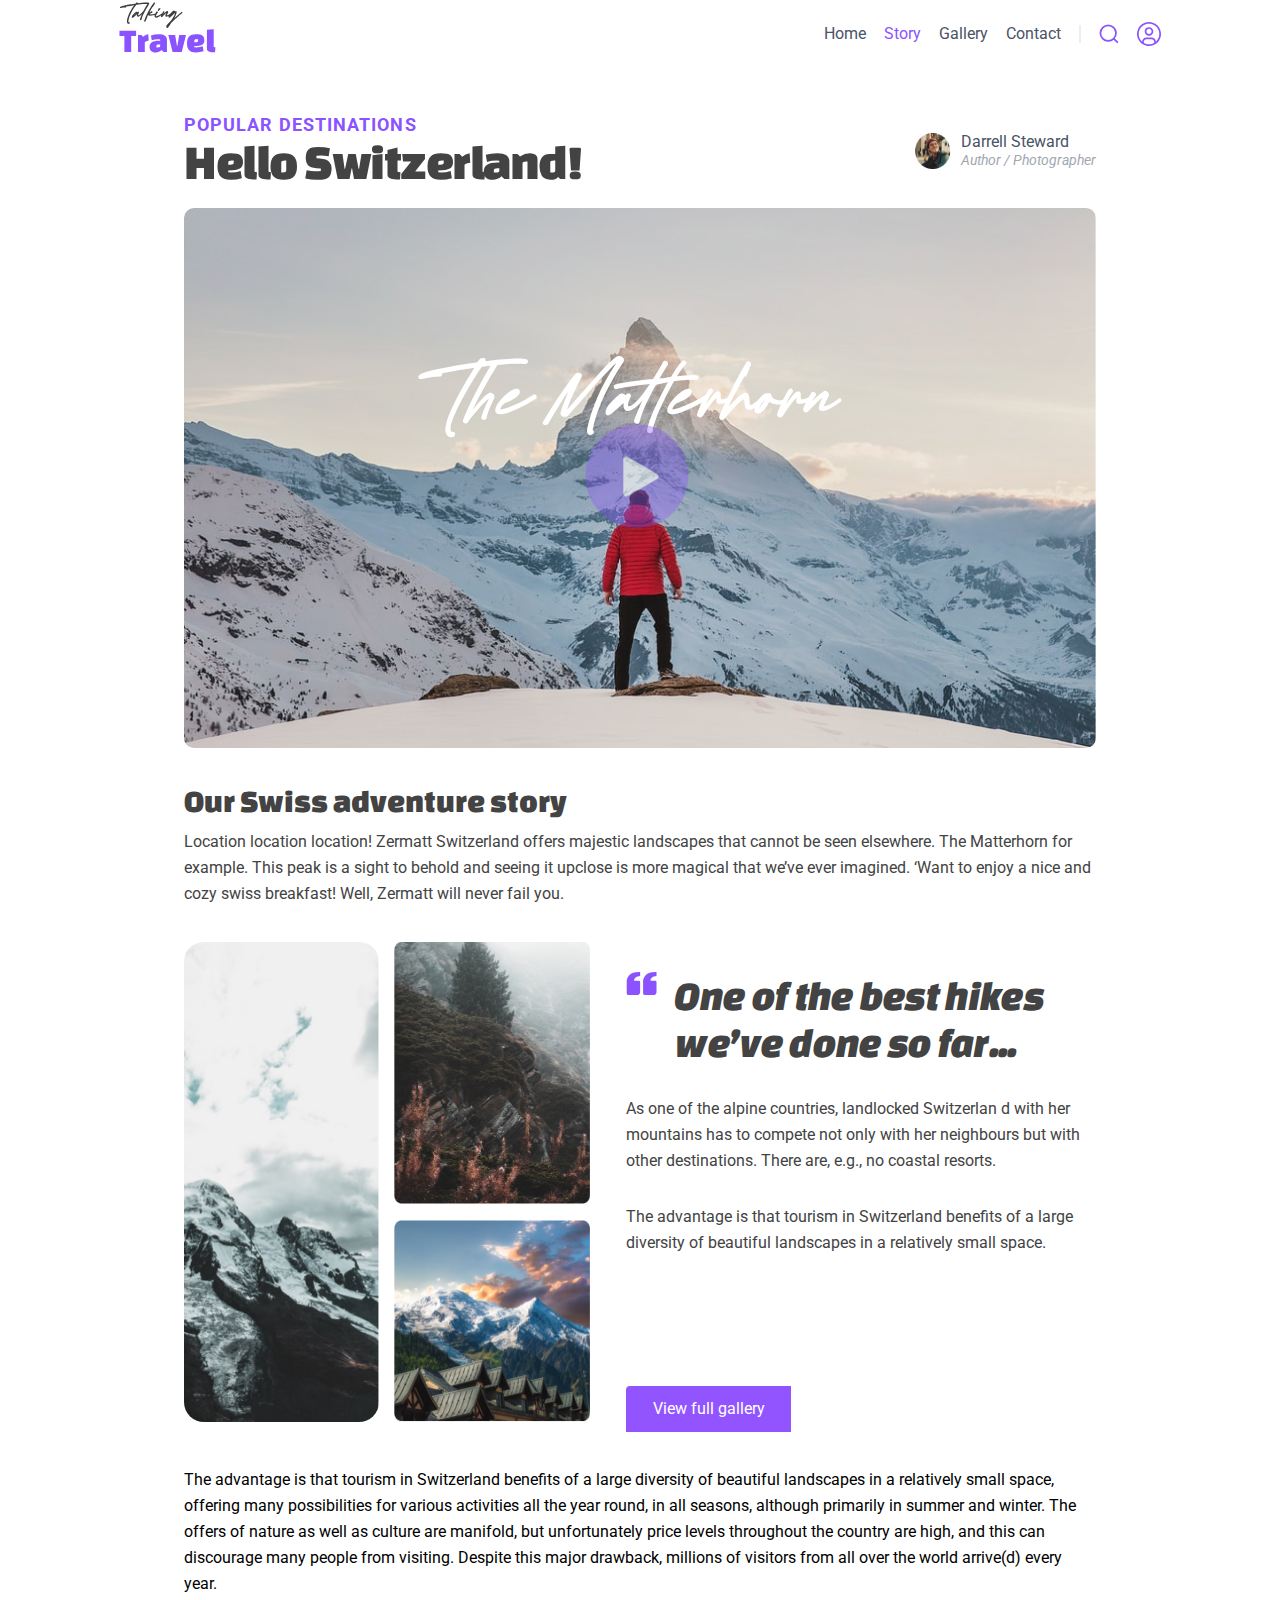
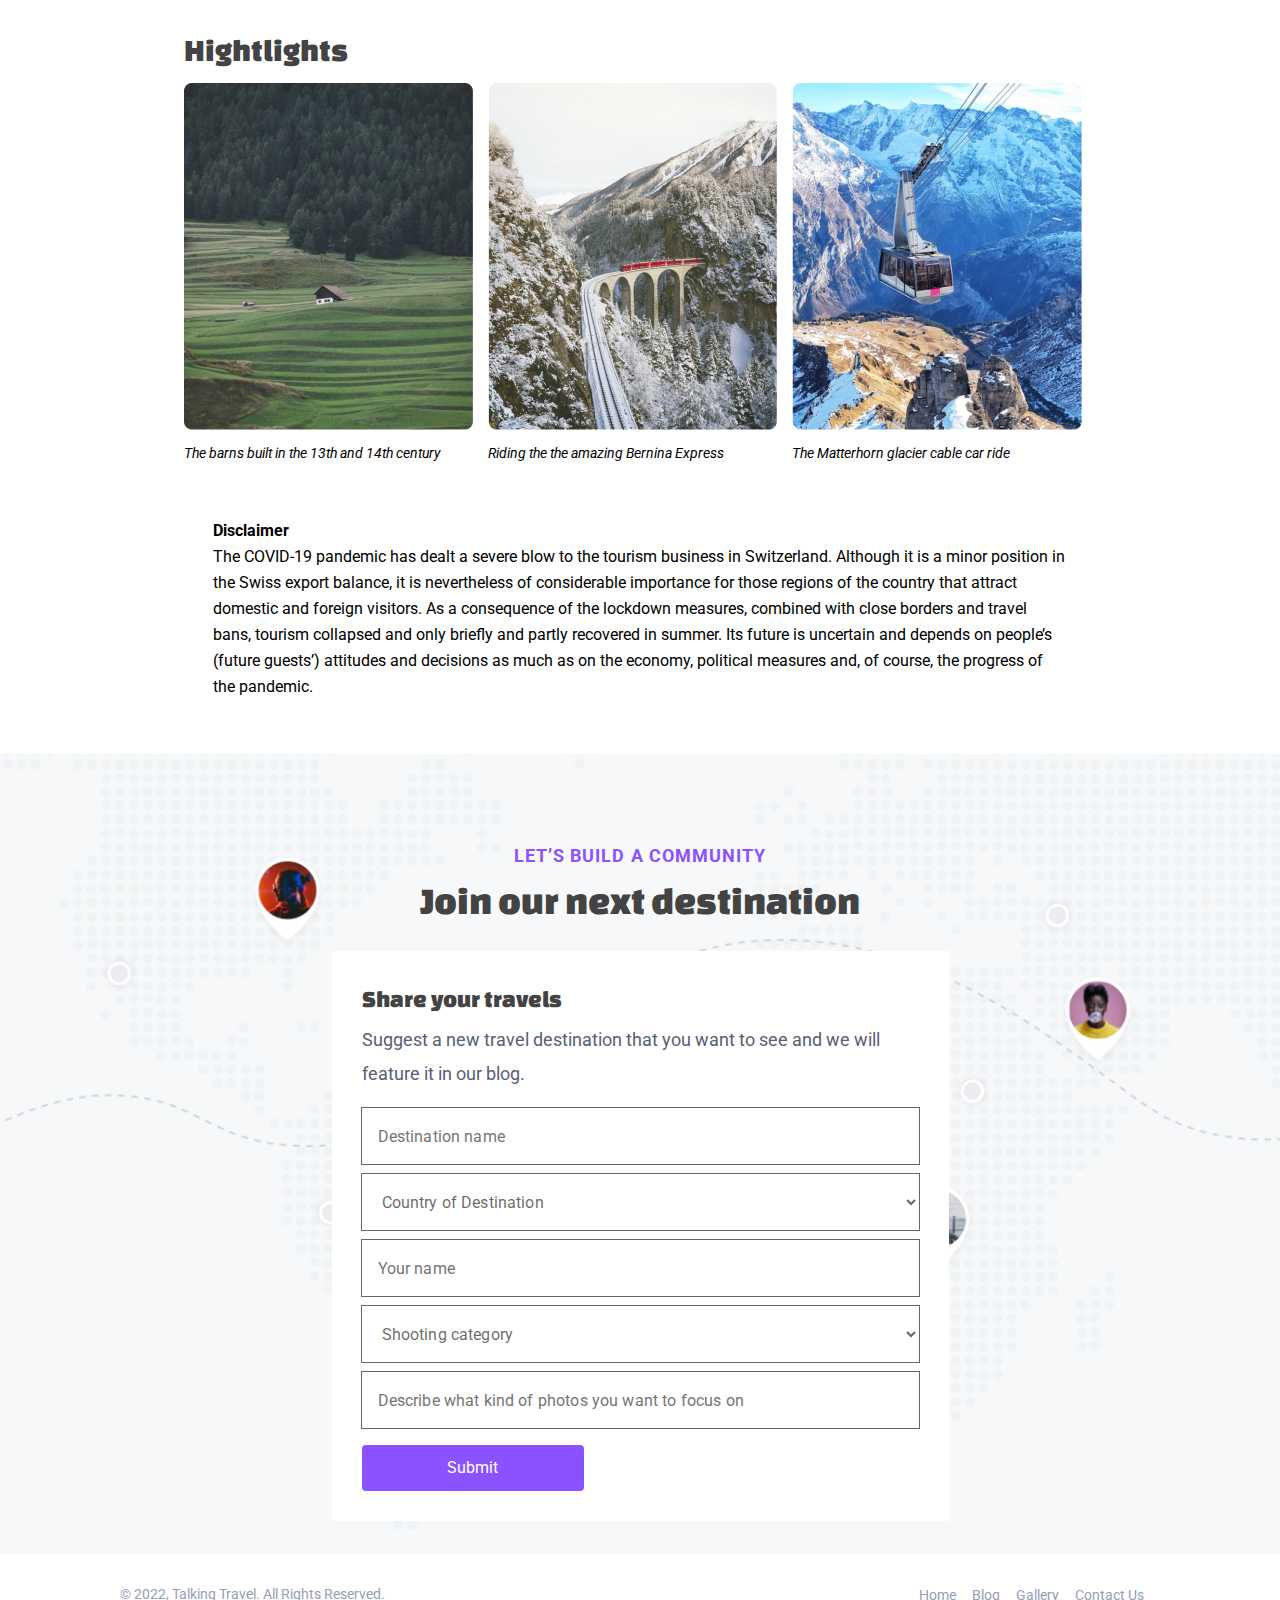
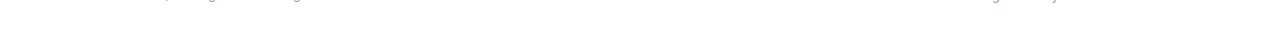
<file: src/layouts/story.html>
<!DOCTYPE html>
<html lang="en">
<head>
    <meta charset="UTF-8">
    <meta name="viewport" content="width=device-width, initial-scale=1.0">
    <title>Story</title>
    <link href="../styles/base/reset.css" rel="stylesheet">
    <link href="../styles/base/fonts.css" rel="stylesheet">
    <link href="../styles/base/header.css" rel="stylesheet">
    <link href="../styles/story/article&clincher.css" rel="stylesheet">
    <link href="../styles/story/callout&conclusion.css" rel="stylesheet">
    <link href="../styles/story/hightlights.css" rel="stylesheet">
    <link href="../styles/base/share.css" rel="stylesheet">
    <link href="../styles/base/footer.css" rel="stylesheet">
    <link href="https://fonts.googleapis.com/css2?family=Roboto:wght@400;700&display=swap" rel="stylesheet">
    <link href="https://fonts.googleapis.com/css2?family=Changa+One&display=swap" rel="stylesheet">
</head>
<body>
    <header>
            <div class="header_elements_row">
                <a href="index.html" class="header_logo">
                    <img class="Talking" src="../images/base/talking-logo.svg">
                    <img class="Travel" src="../images/base/travel-logo.svg">
                </a>
                <div class="header_menu_options_row">
                    <nav class="header_links">
                        <ul > 
                            <li ><a href="index.html" >Home</a></li>
                            <li ><a href="story.html" class="selected" >Story</a></li>
                            <li ><a href="#">Gallery</a></li>
                            <li ><a href="#">Contact</a></li>
                        </ul>
                    </nav>
                    <div class="seperator "></div>
                    <a href="#"><img class="search" src="../images/base/search-icon.svg"></a>
                    <a href="#"><img class="user" src="../images/base/user-icon.svg"></a>
                </div>
            </div> 
    </header>
    <main>
        <section class = "blog">
            <div class="article">
                <div class="article_header">
                    <div class="article_title">
                        <h1>popular destinations</h1>
                        <h2>Hello Switzerland!</h2>
                    </div>
                    <div class="article_autor">
                        <img src="../images/story/avatar.jpg" alt="Avatar">
                        <div class="autor_text">
                            <h3>Darrell Steward</h3>
                            <h4>Author / Photographer</h4>
                        </div>
                    </div>
                </div>
                <div class="article_video">
                    <img src="../images/story/article-hero-image.jpg" alt="" >
                    <p class="matterhorn_text">The Matterhorn</p>
                    <div class="play-button">
                        <img src="../images/story/play-button.png" alt="Play Video">
                    </div>
                </div>
            </div>
            </div>
            <div class="clincher">
                <h3>Our Swiss adventure story</h3>
                <p>Location location location! Zermatt Switzerland offers majestic landscapes that 
                    cannot be seen elsewhere. The Matterhorn for example. This peak is a sight to 
                    behold and seeing it upclose is more magical that we’ve ever imagined. ‘Want to 
                    enjoy a nice and cozy swiss breakfast! Well, Zermatt will never fail you.</p>
            </div>
            <div class="callout">
                <div class="callout_images">
                    <div class="callout_images_left">
                        <img src="../images/story/collout-images-left.jpg" alt="">
                    </div>
                    <div class="callout_images_right">
                        <div class="callout_images_right_up">
                            <img src="../images/story/collout-images-right-up.jpg" alt="">
                        </div>
                        <div class="callout_images_right_down">
                            <img src="../images/story/collout-images-right-down.jpg" alt="">
                        </div>
                    </div>
                </div>
                <div class="callout_copywriting">
                    <div class="callout_copywriting_title">
                        <div class="callout_title_logo">
                            <img src="../images/story/callout-title-logo.svg" alt="Callout title logo">
                        </div>
                        <div class="callout_title_text">
                            <h2>One of the best hikes we’ve done so far...</h2>
                        </div>
                    </div>
                    <div class="callout_copywriting_text">
                        <p>As one of the alpine countries, landlocked Switzerlan
                            d with her mountains has to compete not only with her
                             neighbours but with other destinations. There are, e.g., no 
                             coastal resorts. </p>

                        <p>The advantage is that tourism in Switzerland benefits 
                            of a large diversity of beautiful landscapes in a 
                            relatively small space.</p>
                    </div>
                    <button>View full gallery</button>
                </div>
                
            </div>
            <div class="conclusion">
                <p>The advantage is that tourism in Switzerland benefits of a large diversity of beautiful landscapes 
                    in a relatively small space, offering many possibilities for various activities all the year round, 
                    in all seasons, although primarily in summer and winter. The offers of nature as well as culture are 
                    manifold, but unfortunately price levels throughout the country are high, and this can discourage 
                    many people from visiting. Despite this major drawback, millions of visitors from all over the world 
                    arrive(d) every year.</p>
            </div>
            <div class="highlights_section">
                <div class="highlights_title">
                    <h2>Hightlights</h2>
                </div>
                <div class="highlights_row">
                    <div class="highlights_card">
                        <img src="../images/story/highlight-card1.jpg" alt="highlight card 1">
                        <p>The barns built in the 13th and 14th century</p>
                    </div>
                    <div class="highlights_card">
                        <img src="../images/story/highlight-card2.jpg" alt="highlight card 2">
                        <p>Riding the the amazing Bernina Express</p>
                    </div>
                    <div class="highlights_card">
                        <img src="../images/story/highlight-card3.jpg" alt="highlight card 3">
                        <p>The Matterhorn glacier cable car ride</p>
                    </div>
                </div>
            </div>
            <div class="disclaimer">
                <p><b>Disclaimer</b></p>
                <p>The COVID-19 pandemic has dealt a severe blow to the tourism business in Switzerland. Although it is a minor 
                    position in the Swiss export balance, it is nevertheless of considerable importance for those regions of the 
                    country that attract domestic and foreign visitors. As a consequence of the lockdown measures, combined with 
                    close borders and travel bans, tourism collapsed and only briefly and partly recovered in summer. Its future 
                    is uncertain and depends on people’s (future guests’) attitudes and decisions as much as on the economy, political 
                    measures and, of course, the progress of the pandemic.</p>
            </div>
        </section>
        <section class="share">
               <div class="share_form">
                    <div class="form_header">
                        <h1>Let’s build a community</h1>
                        <h2>Join our next destination</h2>
                    </div>
                    <div class="form_body">
                        <div class="form_text">
                            <h3>Share your travels</h3>
                            <h4>Suggest a new travel destination that you want to see and we will feature it in our blog.</h4>
                        </div>
                        <div class="form_fields">
                            <input type="text" placeholder="Destination name">
                            <select><option value="" disabled selected>Country of Destination</option></select>
                            <input type="text" placeholder="Your name">
                            <select><option value="" disabled selected>Shooting category</option></select>
                            <input type="text" placeholder="Describe what kind of photos you want to focus on">
                        </div>
                        <button>Submit</button>
                    </div>
               </div>
               <div class="share_img">
                <img src="../images/base/share.jpg" alt="Share">
            </div>
         </section>
    </main>
    <footer>
        <div class="footer_elements_row">
            <p>© 2022, Talking Travel. All Rights Reserved.</p>
            <div class="footer_menu_options_row">
                <nav class="footer_links">
                    <ul > 
                        <li ><a href="index.html">Home</a></li>
                        <li ><a href="story.html">Blog</a></li>
                        <li ><a href="#">Gallery</a></li>
                        <li ><a href="#">Contact Us</a></li>
                    </ul>
                </nav>
            </div>
        </div> 
    </footer>
</body>
</html>
</file>
<file: src/styles/base/header.css>
header{
    padding-top: 2px;
    padding-bottom: 2px;
    padding-left: 119px;
    padding-right: 119px;
}

.header_elements_row{
    display: flex;
    justify-content: space-between;
    align-items: center;
}
.header_menu_options_row {
    display: flex;
    align-items: center;
}

.header_links{
    color: #2d7ad1;
}

.header_links .selected {
    color: #8A53FF;
}

.header_links a {
    text-decoration: none;
    font-family: 'Roboto'; 
    font-size: 16px;
    font-weight: 400;
    line-height: 18.75px;
    text-align: center;
    color: #495367;
}

.header_links ul {
    display: flex; 
    list-style-type: none;
}

.header_links li {
    margin-right: 18px;
}

.header_logo{
    cursor: pointer;
    width: 100px;
    height: 64px;
}

.seperator {
    margin-right: 18px;
    width: 0px;
    height: 18.53px;
    border: 4px 0px 0px 0px;
    border: 0.79px solid #EEEEEE
}

.search{
    width: 20px;
    height: 20px;
    margin-right: 18px;
}

.user{
    width: 24px;
    height: 24px;  
}
</file>
<file: src/styles/home/hero.css>
* {
    margin: 0;
    padding: 0;
    box-sizing: border-box; 
}

.hero{
    min-height: 580px;
    position: relative;
    display: flex;
    gap: 10px;
}
.hero_content {
    max-width: 1440px;
    padding-top: 120px;
    padding-left: 120px;
    padding-bottom: 40px;
    padding-right: 120px
}

.hero_text{
    max-width: 505px;
    min-height: 252px;
}

.hero_text h1{
    font-family: "Changa One", sans-serif;
    font-size: 73px;
    font-weight: 400;
    line-height: 84px;
    letter-spacing: -0.01em;
    text-align: left;
    color: #434343;

}

.hero_text p {
    font-family: Roboto;
    font-size: 22px;
    font-weight: 400;
    line-height: 36px;
    text-align: left;
    color: #434343;
}

.watch_btn{
    width: 36px;
    height: 36px;
    border: none;
    background-image: url('../../images/home/start.png');
    background-size: cover;
    background-color: transparent;
}

.hero_buttons{
    display: flex;
    align-items: center;
    gap: 24px;
}

.share_btn{
    width: 165.17px;
    height: 46px;
    padding: 13.5px 9.52px 13.5px 9.52px;
    border-radius: 4px;
    background-color: #8A53FF; 
    border: none;
    color: #FFFFFF;
    font-size: 16px;
    font-family: Roboto;
    font-size: 16px;
    font-weight: 400;
    line-height: 18.75px;
    cursor: pointer;
}
.watch_btn_container{
    display: flex;
    justify-content: space-between;
    align-items: center;
}
.watch_btn_container a{
    font-family: Roboto;
    font-size: 16px;
    font-weight: 400;
    line-height: 36px;
    text-align: left;
    margin-left: 10px;
    color: #434343;
    text-decoration: none;
}
.hero_img{
    z-index: -1;
    position: absolute;
    left: 0;
    top: 0;
    width: 100%;
    height: 100%;
    background-color: #FFFFFF;
}

.hero_img img{
    width: 100%;
    height: 100%;
    object-fit: cover;
}

.special{
    color:#8A53FF;
}
</file>
<file: src/styles/home/featured.css>
.featured{
    min-height: 552px;
    max-width: 1440px; /* Ограничение максимальной ширины */
    display: flex;
    padding-top: 107px;
    padding-left: 140px;
    padding-bottom: 107px;
    padding-right: 140px;
}

.featured_img_container{
    padding-right: 40px;
}

.feature_img{
    width: 540px;
    height: 338px;
}

.featured_destination_container{
    padding: 30px;
  
}
.destination_text p{
    margin-bottom: 8px;
}

.destination_text h1{
    font-family: Roboto;
    font-size: 18px;
    font-weight: 700;
    line-height: 21.09px;
    letter-spacing: 0.06em;
    text-align: left;
    color: #8A53FF;
    text-transform: uppercase;
}

.destination_text h2{
    font-family: Changa One;
    font-size: 39px;
    font-weight: 400;
    line-height: 36px;
    text-align: left;
    color: #434343;
}

.destination_text h3{
    font-family: Roboto;
    font-size: 18px;
    font-weight: 400;
    line-height: 33px;
    text-align: left;
    color: #434343;
}

.destination_btn{
    width: 36px;
    height: 36px;
    top: 234.43px;
    left: 57.41px;
    border: none;
    background-image: url('../../images/home/play_btn.svg');
    background-size: cover;
    background-color: transparent;
}

.destination_link{
    display: flex;
    align-items: center;
}
.destination_link a{
    font-family: Roboto;
    font-size: 16px;
    font-weight: 400;
    line-height: 36px;
    text-align: left;
    color: #8A53FF;
    margin-left: 8px;
    text-decoration: none;
}

@media (max-width: 1200px) {
    .featured {
        flex-direction: column; 
    }
    .destination_text{
        max-width: 520px;
    }
}
</file>
<file: src/styles/home/discover.css>
.discover{
    min-height: 621px;
    padding-top: 24px;
    padding-left: 119px;
    padding-bottom: 70px;
    padding-right: 119px;
}
.discover_header h1{
    font-family: Roboto;
    font-size: 18px;
    font-weight: 700;
    line-height: 21.09px;
    letter-spacing: 0.06em;
    text-align: left;
    color: #8A53FF;
    text-transform: uppercase;
    align-self: center;
    text-align: center;
    margin-bottom: 8px;
}
.discover_header h2{
    font-family: Changa One;
    font-size: 39px;
    font-weight: 400;
    line-height: 36px;
    text-align: left;
    color: #434343;
    text-align: center;
}
.discover_cards{
    display: flex;
    margin: 0 auto;
    width: 1202px;
    margin-top: 48px;
}
.frame1, .frame2{
    display: flex;
    width: 601px;
    height: 410px;
}
.patagonia_card, .dubai_card, .italy_card, .iceland_card{
    padding: 16px;
}
.iceland_text h3, .italy_text h3, .dubai_text h3, .patagonia_text h3{
    font-family: Changa One;
    font-size: 24px;
    font-weight: 400;
    line-height: 36px;
    text-align: center;
    color:#434343;
}
.iceland_text h4, .italy_text h4, .dubai_text h4, .patagonia_text h4{
    font-family: Roboto;
    font-size: 16px;
    font-weight: 400;
    line-height: 18.75px;
    text-align: center;    
    color: #8A53FF;
}
@media (max-width: 1000px) {
    .discover_cards {
        flex-direction: column; 
        padding-left: 120px;
    }
    
}
</file>
<file: src/styles/base/share.css>
.share{
    height: 800px;
    position: relative;
    padding-top: 71px;
}
.share_form{
    width: 657px;
    height: 758px;
    margin: 0 auto;
    padding: 20px;
}
.form_header{
    margin-bottom: 30px;
}
.form_header h1{
    margin-bottom: 15px;
    font-family: Roboto;
    font-size: 18px;
    font-weight: 700;
    line-height: 21.09px;
    letter-spacing: 0.06em;
    text-align: center;
    color: #8A53FF;
    text-transform: uppercase;
}

.form_header h2{
    font-family: Changa One;
    font-size: 39px;
    font-weight: 400;
    line-height: 40px;
    text-align: center;
    color: #434343;    
}

.form_body{
    padding: 30px;
    background-color: #FFFFFF;
}
.form_text{
    margin-bottom: 17px;
}
.form_text h3{
    font-family: Changa One;
    font-size: 24px;
    font-weight: 400;
    line-height: 36px;
    text-align: left;                
    color: #434343;
    margin-bottom: 6px;
}
.form_text h4{
    font-family: Roboto;
    font-size: 18px;
    font-weight: 400;
    line-height: 34px;
    text-align: left;
    color: #576074;
}
.form_fields input, .form_fields select{
    width: 100%;
    height: 56px;
    display: block;
    padding: 16px;
    margin-bottom: 10px;
    font-family: Roboto;
    font-size: 16px;
    font-weight: 400;
    line-height: 24px;
    letter-spacing: 0.15000000596046448px;
    text-align: left;
    color: #00000099;
    outline: 1px solid #00000099; 
}

.form_body button{
    width: 222px;
    height: 46px;
    padding: 13.5px 9.35px 13.5px 9.52px;
    border-radius: 4px;
    background-color: #8A53FF; 
    border: none;
    color: #FFFFFF;
    font-size: 16px;
    font-family: Roboto;
    font-size: 16px;
    font-weight: 400;
    line-height: 18.75px;
    margin-top: 7px;
    cursor: pointer;
}

.share_img{
    z-index: -1;
    position: absolute;
    left: 0;
    top: 0;
    width: 100%;
    height: 100%;
    background-color: #FFFFFF;
    
}

.share_img img{
    width: 100%;
    height: 100%;
    object-fit: cover;
}
</file>
<file: src/styles/home/recent.css>
.recent{
    display: flex;
    flex-direction: column;
    padding-top: 83px;
    padding-right: 120px;
    padding-bottom: 83px;
    padding-left: 120px;
}

.recent_titles{
    margin-bottom: 30px
}

.story_block{
    display: flex;
    align-items: center;
}

.stories_left{
    padding-left: 20px;
    padding-right: 20px;
   
}
.big_story_card{
    display: flex;
    flex-direction: column;
    
}
.big_story_card_text{
    width: 84%;
    margin-right: 20px;
}

.big_story_card_body{
    display: flex;
    align-items: center;
    
}

.big_story_card img{
    width: 560px;
    height: 358.11px;
}

.stories_right{
    display: flex;
    flex-direction: column;
}

.story_card{
    display: flex;
    padding: 11px;
    align-items: center;
}

.story_card img{
    width: 200px;
    height: 128px;
    border-radius: 4px 0px 0px 0px;
}
.story_card a{
    text-decoration: none;
}
.story_card span{
    color: blueviolet;
}

.story_card_text{
    margin-left: 20px;
}

.big_story_card_play_btn{
    width: 49px;
    height: 49px;
    border: none;
    background-image: url('/src/images/home/recent-play.svg');
    background-color: transparent;
}

.recent_titles h1{
    font-family: Roboto;
    font-size: 18px;
    font-weight: 700;
    line-height: 21.09px;
    letter-spacing: 0.06em;
    text-align: center;
    color: #8A53FF;
    text-transform: uppercase;
    margin-bottom: 15px;
}

.recent_titles h2{
    font-family: Changa One;
    font-size: 39px;
    font-weight: 400;
    line-height: 40px;
    text-align: center;    
    color: #434343;
    text-transform: uppercase;
}

.big_story_card_text h3{
    font-family: Changa One;
    font-size: 24px;
    font-weight: 400;
    line-height: 36px;
    text-align: left;
    color: #434343;
}

.big_story_card_text  p{
    font-family: Roboto;
    font-size: 16px;
    font-weight: 400;
    line-height: 26px;
    text-align: left;
    color: #576074;
}

.story_card_text h3{
    font-family: Changa One;
    font-size: 24px;
    font-weight: 400;
    line-height: 36px;
    text-align: left;
    color:#434343
}

.story_card_text p{
    font-family: Roboto;
    font-size: 16px;
    font-weight: 400;
    line-height: 26px;
    text-align: left;
    color: #576074;  
}
</file>
<file: src/styles/base/footer.css>
footer{
    padding-top: 32px;
    padding-right: 120px;
    padding-bottom: 32px;
    padding-left: 120px;
}

.footer_elements_row{
    display: flex;
    justify-content: space-between;
}

.footer_elements_row p{
    font-family: Roboto;
    font-size: 14px;
    font-weight: 400;
    line-height: 16.41px;
    text-align: left;
    color: #939EB4;
}

.footer_links a{
    text-decoration: none;
    font-family: Roboto;
    font-size: 14px;
    font-weight: 400;
    line-height: 16.41px;
    text-align: center;    
    color: #939EB4;
}

.footer_links ul{
    display: flex; 
    list-style-type: none;
}

.footer_links li{
    margin-right: 16px;
}
</file>
<file: page1/styles/header.css>
header{
    padding-top: 2px;
    padding-bottom: 2px;
    padding-left: 119px;
    padding-right: 119px;
}

.header_elements_row{
    display: flex;
    justify-content: space-between;
    align-items: center;
}
.header_menu_options_row {
    display: flex;
    align-items: center;
}

.header_links{
    color: #2d7ad1;
}

.selected {
    color: #8A53FF;
}

a {
    text-decoration: none;
    font-family: 'Roboto'; 
    font-size: 16px;
    font-weight: 400;
    line-height: 18.75px;
    text-align: center;
    color: #495367;
}

.header_links ul {
    display: flex; 
    list-style-type: none;
}

.header_links li {
    margin-right: 18px;
}

.header_logo{
    width: 100px;
    height: 64px;
}

.seperator {
    margin-right: 18px;
    width: 0px;
    height: 18.53px;
    border: 4px 0px 0px 0px;
    border: 0.79px solid #EEEEEE
}

.search{
    width: 20px;
    height: 20px;
    margin-right: 18px;
}

.user{
    width: 24px;
    height: 24px;  
}
</file>
<file: page1/styles/hero.css>
* {
    margin: 0;
    padding: 0;
    box-sizing: border-box; 
}

.hero{
    min-height: 580px;
    position: relative;
    display: flex;
    gap: 10px;
}
.hero_content {
    max-width: 1440px;
    padding-top: 40px;
    padding-left: 120px;
    padding-bottom: 40px;
    padding-right: 120px
}

.hero_text{
    max-width: 505px;
    min-height: 252px;
}

.hero_text h1{
    font-family: "Changa One", sans-serif;
    font-size: 73px;
    font-weight: 400;
    line-height: 84px;
    letter-spacing: -0.01em;
    text-align: left;
    color: #434343;

}

.hero_text p {
    font-family: Roboto;
    font-size: 22px;
    font-weight: 400;
    line-height: 36px;
    text-align: left;
    color: #434343;
}

.watch_btn{
    width: 36px;
    height: 36px;
    border: none;
    background-image: url('/page1/images/start.png');
    background-size: cover;
}

.hero_buttons{
    display: flex;
    align-items: center;
    gap: 24px;
}

.share_btn{
    width: 165.17px;
    height: 46px;
    padding: 13.5px 9.52px 13.5px 9.52px;
    border-radius: 4px;
    background-color: #8A53FF; 
    border: none;
    color: #FFFFFF;
    font-size: 16px;
    font-family: Roboto;
    font-size: 16px;
    font-weight: 400;
    line-height: 18.75px;
}
.watch_btn_container{
    display: flex;
    justify-content: space-between;
    align-items: center;
}
.watch_btn_container a{
    font-family: Roboto;
    font-size: 16px;
    font-weight: 400;
    line-height: 36px;
    text-align: left;
    margin-left: 10px;
}
.hero_img{
    z-index: -1;
    position: absolute;
    left: 0;
    top: 0;
    width: 100%;
    height: 100%;
    background-color: #FFFFFF;
}

.hero_img img{
    width: 100%;
    height: 100%;
    object-fit: cover;
}

.special{
    color:#8A53FF;
}
</file>
<file: page1/styles/featured.css>
.featured{
    min-height: 552px;
    max-width: 1440px; /* Ограничение максимальной ширины */
    display: flex;
    padding-top: 107px;
    padding-left: 140px;
    padding-bottom: 107px;
    padding-right: 140px;
}

.featured_img_container{
    padding-right: 40px;
}

.feature_img{
    width: 540px;
    height: 338px;
}

.featured_destination_container{
    padding: 30px;
  
}
.destination_text p{
    margin-bottom: 8px;
}

.destination_text h1{
    font-family: Roboto;
    font-size: 18px;
    font-weight: 700;
    line-height: 21.09px;
    letter-spacing: 0.06em;
    text-align: left;
    color: #8A53FF;
    text-transform: uppercase;
}

.destination_text h2{
    font-family: Changa One;
    font-size: 39px;
    font-weight: 400;
    line-height: 36px;
    text-align: left;
    color: #434343;
}

.destination_text h3{
    font-family: Roboto;
    font-size: 18px;
    font-weight: 400;
    line-height: 33px;
    text-align: left;
    color: #434343;
}

.destination_btn{
    width: 36px;
    height: 36px;
    top: 234.43px;
    left: 57.41px;
    border: none;
    background-image: url('/page1/images/Play.svg');
    background-size: cover;
}

.destination_link{
    display: flex;
    align-items: center;
}
.destination_link a{
    font-family: Roboto;
    font-size: 16px;
    font-weight: 400;
    line-height: 36px;
    text-align: left;
    color: #8A53FF;
    margin-left: 8px;
}

@media (max-width: 1200px) {
    .featured {
        flex-direction: column; 
    }
    .destination_text{
        max-width: 520px;
    }
}
</file>
<file: page1/styles/discover.css>
.discover{
    max-width: Fill (1,440px)px;
    min-height: 621px;
    padding-top: 24px;
    padding-left: 119px;
    padding-bottom: 70px;
    padding-right: 119px;
}

.discover_header h1{
    font-family: Roboto;
    font-size: 18px;
    font-weight: 700;
    line-height: 21.09px;
    letter-spacing: 0.06em;
    text-align: left;
    color: #8A53FF;
    text-transform: uppercase;
    align-self: center;
    text-align: center;
    margin-bottom: 8px;
}

.discover_header h2{
    font-family: Changa One;
    font-size: 39px;
    font-weight: 400;
    line-height: 36px;
    text-align: left;
    color: #434343;
    text-align: center;
}

.discover_cards{
    display: flex;
    margin: 0 auto;
    width: 1202px;
    margin-top: 48px;
}

.frame1, .frame2{
    display: flex;
    width: 601px;
    height: 410px;
}

.patagonia_card, .dubai_card, .italy_card, .iceland_card{
    padding: 16px;
}

.iceland_text h3, .italy_text h3, .dubai_text h3, .patagonia_text h3{
    font-family: Changa One;
    font-size: 24px;
    font-weight: 400;
    line-height: 36px;
    text-align: center;
    color:#434343;
}
.iceland_text h4, .italy_text h4, .dubai_text h4, .patagonia_text h4{
    font-family: Roboto;
    font-size: 16px;
    font-weight: 400;
    line-height: 18.75px;
    text-align: center;    
    color: #8A53FF;

}
@media (max-width: 1350px) {
    .discover_cards {
        flex-direction: column; 
        align-items: center;
    }
    
}
</file>
<file: page1/styles/share.css>
.share{
    min-height: 901.18px;
    position: relative;
    padding-top: 71px;
}
.share_form{
    width: 657px;
    height: 758px;
    margin: 0 auto;
    padding: 20px;
}
.form_header{
    margin-bottom: 30px;
}
.form_header h1{
    margin-bottom: 15px;
    font-family: Roboto;
    font-size: 18px;
    font-weight: 700;
    line-height: 21.09px;
    letter-spacing: 0.06em;
    text-align: center;
    color: #8A53FF;
    text-transform: uppercase;
}

.form_header h2{
    font-family: Changa One;
    font-size: 39px;
    font-weight: 400;
    line-height: 40px;
    text-align: center;
    color: #434343;    
}

.form_body{
    padding: 30px;
    background-color: #FFFFFF;
}
.form_text{
    margin-bottom: 17px;
}
.form_text h3{
    font-family: Changa One;
    font-size: 24px;
    font-weight: 400;
    line-height: 36px;
    text-align: left;                
    color: #434343;
    margin-bottom: 6px;
}
.form_text h4{
    font-family: Roboto;
    font-size: 18px;
    font-weight: 400;
    line-height: 34px;
    text-align: left;
    color: #576074;
}
.form_fields input, .form_fields select{
    width: 100%;
    height: 56px;
    display: block;
    padding: 3px;
    margin-bottom: 10px;
    font-family: Roboto;
    font-size: 16px;
    font-weight: 400;
    line-height: 24px;
    letter-spacing: 0.15000000596046448px;
    text-align: left;
    color: #00000099;
}

.form_body button{
    width: 222px;
    height: 46px;
    padding: 13.5px 9.35px 13.5px 9.52px;
    border-radius: 4px;
    background-color: #8A53FF; 
    border: none;
    color: #FFFFFF;
    font-size: 16px;
    font-family: Roboto;
    font-size: 16px;
    font-weight: 400;
    line-height: 18.75px;
    margin-top: 7px;
}

.share_img{
    z-index: -1;
    position: absolute;
    left: 0;
    top: 0;
    width: 100%;
    height: 100%;
    background-color: #FFFFFF;
    object-fit: cover;
}
</file>
<file: page1/styles/recent.css>
.recent{
    display: flex;
    flex-direction: column;
    padding-top: 83px;
    padding-right: 120px;
    padding-bottom: 83px;
    padding-left: 120px;
}

.recent_titles{
    margin-bottom: 30px
}

.story_block{
    display: flex;
    align-items: center;
}

.stories_left{
    padding-left: 20px;
    padding-right: 20px;
}
.big_story_card{
    display: flex;
    flex-direction: column;
}
.big_story_card_text{
    margin-right: 28px;
}

.big_story_card_body{
    display: flex;
    align-items: center;
}

.big_story_card img{
    width: 560px;
    height: 358.11px;
}

.stories_right{
    display: flex;
    flex-direction: column;
}

.story_card{
    display: flex;
    padding: 11px;
    align-items: center;
}

.story_card img{
    width: 200px;
    height: 128px;
    border-radius: 4px 0px 0px 0px;
}

.story_card_text{
    margin-left: 20px;
}

.big_story_card_play_btn{
    width: 49px;
    height: 49px;
    border: none;
    background-image: url('/page1/images/Recent\ play.svg');
}

.recent_titles h1{
    font-family: Roboto;
    font-size: 18px;
    font-weight: 700;
    line-height: 21.09px;
    letter-spacing: 0.06em;
    text-align: center;
    color: #8A53FF;
    text-transform: uppercase;
    margin-bottom: 15px;
}

.recent_titles h2{
    font-family: Changa One;
    font-size: 39px;
    font-weight: 400;
    line-height: 40px;
    text-align: center;    
    color: #434343;
    text-transform: uppercase;
}

.big_story_card_text h3{
    font-family: Changa One;
    font-size: 24px;
    font-weight: 400;
    line-height: 36px;
    text-align: left;
    color: #434343;
}

.big_story_card_text  p{
    font-family: Roboto;
    font-size: 16px;
    font-weight: 400;
    line-height: 26px;
    text-align: left;
    color: #576074;
}

.story_card_text h3{
    font-family: Changa One;
    font-size: 24px;
    font-weight: 400;
    line-height: 36px;
    text-align: left;
    color:#434343
}

.story_card_text p{
    font-family: Roboto;
    font-size: 16px;
    font-weight: 400;
    line-height: 26px;
    text-align: left;
    color: #576074;  
}
</file>
<file: src/styles/base/fonts.css>
@font-face {
    font-family: 'Black Signature';
    src: url(../../fonts/BlackSignaturePersonalUseOnlyRegular.otf) format('truetype');
    font-weight: normal;
    font-style: normal;
}
</file>
<file: src/styles/story/article&clincher.css>
.blog{
    margin: 0 auto;
    width: 912px;  
    margin-top: 46px;
}


.article_header{
    display: flex;
    justify-content: space-between;
    align-items: center;
    margin-bottom: 20px;
}


.article_title h1 {
    font-family: Roboto;
    font-size: 18px;
    font-weight: 700;
    line-height: 21.09px;
    letter-spacing: 0.06em;
    text-align: left;    
    color: #8A53FF;
    text-transform: uppercase;
}
.article_title h2 {
    font-family: Changa One;
    font-size: 50px;
    font-weight: 400;
    letter-spacing: -0.03em;   
    color: #434343;
}

.article_autor{
    display: flex;
    align-items: center;
}

.article_autor img{
    margin-right: 10px;
    width: 36px;
    height: 36px;
}

.autor_text{
    display: flex;
    flex-direction: column; 
    text-align: left;
}

.autor_text h3{
    font-family: Roboto;
    font-size: 16px;
    font-weight: 400;
    line-height: 18.75px;
    text-align: left;
    color: #495367;
}

.autor_text h4{
    font-family: Roboto;
    font-size: 14px;
    font-style: italic;
    font-weight: 400;
    line-height: 16.41px;
    text-align: left;
    color: #A2A7B1;
}

.article_video{
    position: relative;
}

.article_video img{
    width: 100%;
    height: 540px;
    border-radius: 10px;
}

.play-button{
    position: absolute;
    top: 40%;
    left: 44%;
    opacity: 0.6; 
}
.play-button img {
    width: 104px;
    height: 104px;
    cursor: pointer;
}

.matterhorn_text{
    position: absolute;
    left: 270px;
    top: 28%;
    font-size: 70px;
    font-family: 'Black Signature';
    color: white;
}

.clincher{
    margin-top: 35px;
}

.clincher h3{
    font-family: Changa One;
    font-size: 32px;
    font-weight: 400;
    line-height: 36px;
    text-align: left;
    color: #434343;
    margin-bottom: 10px;
}

.clincher p{
    font-family: Roboto;
    font-size: 16px;
    font-weight: 400;
    line-height: 26px;
    text-align: left;    
    color: #434343;
}
</file>
<file: src/styles/story/callout&conclusion.css>
.callout{
    margin-top: 35px;
    display: flex;
    justify-content: space-between;
    align-items: flex-start;
    margin-bottom: 35px;
}

.callout_images{
    display: flex;
   
}

.callout_images_left img{
    width: 220px;
    height: 480px;
    border-radius: 20px;
}

.callout_images_right{
    display: flex;
    flex-direction: column;
    justify-content: space-between;
    margin-left: 15px;
}

.callout_images_right_up img{
    margin-bottom: 16px; 
    width: 220.41px;
    height: 262px;
    
}

.callout_images_right_down img{ 
    width: 220.41px;
    height: 202px;
   
}

.callout_copywriting{
    width: 527px;
    margin-left: 36px; 
    text-align: left;
    display: flex;
    flex-direction: column;
    justify-content: flex-start;
}

.callout_copywriting_title{
    display: flex;
    flex-direction: row;
    margin-top: 30px;
    margin-bottom: 30px;
}
.callout_title_logo{
    display: flex;
    align-items: flex-start;
    margin-right: 17px;
}

.callout_title_logo img{
    display: flex;
    align-items: flex-start;
    margin-right: 17px;
}

.callout_copywriting_title h2{
    font-family: Changa One;
    font-size: 42px;
    font-style: italic;
    font-weight: 400;
    line-height: 47px;
    letter-spacing: -0.04em;
    text-align: left;
    color: #434344;
}

.callout_copywriting_text p{
    margin-bottom: 30px;
    font-family: Roboto;
    font-size: 16px;
    font-weight: 400;
    line-height: 26px;
    text-align: left;
    color: #434344;    
}

.callout_copywriting button{
    margin-top: 100px;
    padding: 10px 20px;
    width: 165.17px;
    height: 46px;
    border-radius: 4px 0px 0px 0px;
    border: none;
    cursor: pointer;
    font-size: 16px;
    background-color: #9154FF;
    color: white;
    font-family: Roboto;
    font-size: 16px;
    font-weight: 400;
    line-height: 18.75px;
    text-align: center;
}

.conclusion p{
    font-family: Roboto;
    font-size: 16px;
    font-weight: 400;
    line-height: 26px;
    text-align: left;
}
</file>
<file: src/styles/story/hightlights.css>
.highlights_title h2{
    margin-top: 35px;
    margin-bottom: 15px;
    font-family: Changa One;
    font-size: 32px;
    font-weight: 400;
    line-height: 36px;
    text-align: left;
    color: #434343;
}

.highlights_row{
    display: flex;
}

.highlights_card p{
    font-family: Roboto;
    font-size: 14px;
    font-style: italic;
    font-weight: 400;
    line-height: 22px;
    text-align: left;
    margin-top: 12px;
}

.highlights_card:first-child{
    padding-right: 15px;
}

.highlights_card:last-child{
    padding-left: 15px;
}

.disclaimer{
    margin-top: 35px;
    margin-bottom: 35px;
    padding: 19px 29px;
}

.disclaimer p{
    font-family: Roboto;
    font-size: 16px;
    font-weight: 400;
    line-height: 26px;
    text-align: left;    
}
</file>
